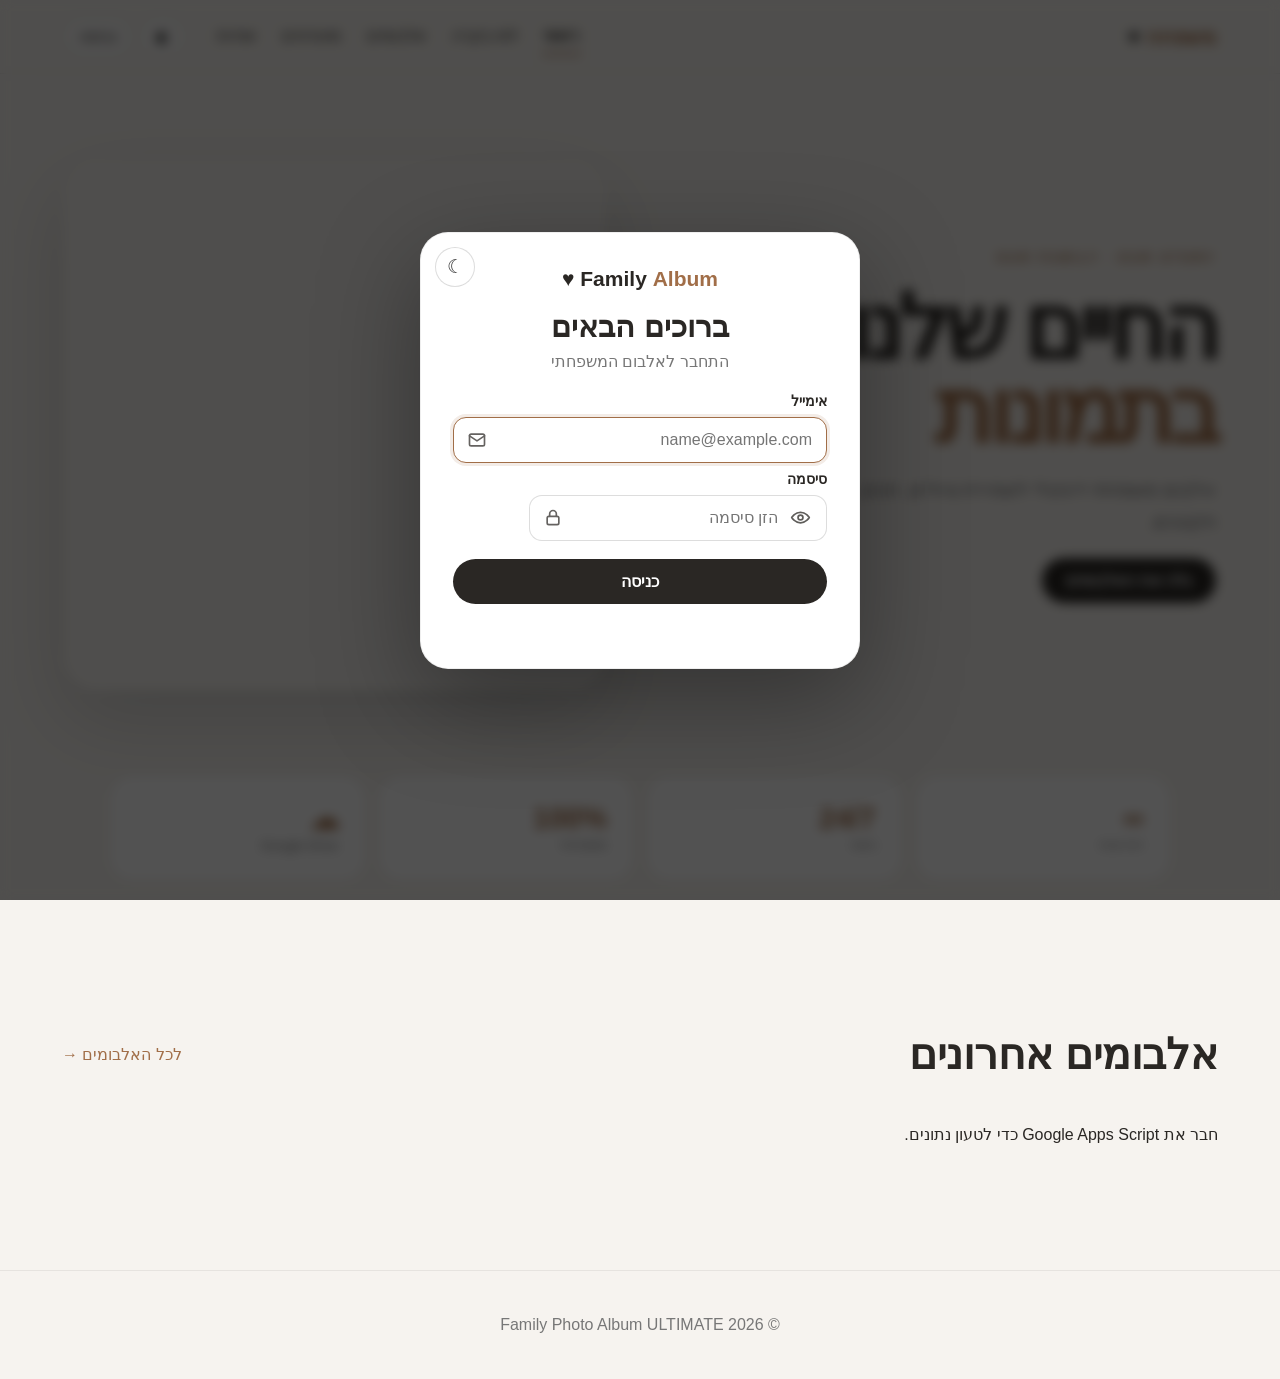
<file: index.html>
<!doctype html>
<html lang="he" dir="rtl">

<head>
    <meta charset="utf-8">
    <meta name="viewport" content="width=device-width,initial-scale=1">
    <title>Family Photo Album</title>
    <link rel="stylesheet" href="css/main.css">
    <script src="js/config.js"></script>
    <script src="js/utils.js"></script>
    <script src="js/theme.js"></script>
    <style id="password-toggle-eye-style">
        .password-field-wrap {
            position: relative;
            display: flex;
            align-items: center
        }

        .password-field-wrap input {
            width: 100%;
            padding-right: 48px !important
        }

        .password-toggle-eye {
            position: absolute;
            right: 10px;
            top: 50%;
            transform: translateY(-50%);
            width: 34px;
            height: 34px;
            border: 0;
            background: transparent;
            display: flex;
            align-items: center;
            justify-content: center;
            cursor: pointer;
            color: currentColor;
            opacity: .75;
            padding: 0;
            border-radius: 8px;
        }

        .password-toggle-eye:hover {
            opacity: 1;
            background: rgba(128, 128, 128, .12)
        }

        .password-toggle-eye svg {
            width: 21px;
            height: 21px;
            pointer-events: none
        }
    </style>

    <link rel="stylesheet" href="css/session-manager.css">
    <style id="login-field-icons">
        .login-input-wrap {
            position: relative;
            width: 100%;
            display: block
        }

        .login-input-wrap .login-input-icon {
            position: absolute;
            left: 14px;
            top: 50%;
            transform: translateY(-50%);
            width: 20px;
            height: 20px;
            opacity: .72;
            pointer-events: none;
            z-index: 3
        }

        .login-input-wrap input {
            padding-left: 48px !important
        }

        .login-input-wrap .password-field-wrap {
            width: 100%
        }

        .login-input-wrap .password-field-wrap .field-icon {
            display: none
        }
    </style>
</head>

<body>
    <header class="top"><a class="brand" href="index.html"><b>משפחה</b> ♥</a>
        <nav id="nav"></nav>
        <div class="actions"><button onclick="toggleTheme()">◐</button><a id="adminLink" class="pill" style="display:none" href="admin.html">ניהול</a><button class="pill login-open" type="button" onclick="openLoginModal()">כניסה</button></div>
    </header>
    <main>
        <section class="hero">
            <div><span class="eyebrow">OUR FAMILY · OUR STORY</span>
                <h1>החיים שלנו<br><em>בתמונות</em></h1>
                <p>אלבום משפחתי דיגיטלי לשמירת טיולים, חגים, אירועים והרגעים הקטנים.</p><a class="btn" href="albums.html">גלה את האלבומים</a>
            </div>
            <div class="hero-image"></div>
        </section>
        <section class="stats">
            <div><strong>∞</strong><small>זיכרונות</small></div>
            <div><strong>24/7</strong><small>גישה</small></div>
            <div><strong>100%</strong><small>משפחתי</small></div>
            <div><strong>☁</strong><small>Google Drive</small></div>
        </section>
        <section class="section">
            <div class="heading">
                <h2>אלבומים אחרונים</h2><a href="albums.html">לכל האלבומים →</a>
            </div>
            <div id="recentAlbums" class="cards"></div>
        </section>
    </main>

    <!-- Login Modal -->
    <div id="loginModal" class="login-modal" aria-hidden="true" role="dialog" aria-modal="true" aria-labelledby="loginModalTitle">
        <div class="login-backdrop" aria-hidden="true"></div>
        <div class="login-modal-card">
            <button class="login-close" id="loginModalClose" type="button" aria-label="סגירת חלון" title="סגירה זמינה רק לאחר התחברות" onclick="closeLoginModal()">×</button>
            <button class="login-theme-toggle" id="loginModalTheme" type="button" onclick="toggleLoginModalTheme()" aria-label="החלפת מצב תצוגה" title="החלף בין מצב בהיר לכהה">☾</button>
            <div class="login-modal-brand">Family <b>Album</b> ♥</div>
            <h2 id="loginModalTitle">ברוכים הבאים</h2>
            <p>התחבר לאלבום המשפחתי</p>
            <form id="modalLoginForm">
                <label for="modalEmail">אימייל</label>
                <div class="login-input-wrap"><svg class="login-input-icon" viewBox="0 0 24 24" fill="none" stroke="currentColor" stroke-width="2" stroke-linecap="round" stroke-linejoin="round" aria-hidden="true">
                        <rect x="3" y="5" width="18" height="14" rx="2" />
                        <path d="m3 7 9 6 9-6" />
                    </svg><input id="modalEmail" type="email" autocomplete="username" placeholder="name@example.com" required></div>
                <label for="modalPassword">סיסמה</label>
                <div class="password-field">
                    <div class="password-field-wrap">
                        <div class="login-input-wrap"><svg class="login-input-icon" viewBox="0 0 24 24" fill="none" stroke="currentColor" stroke-width="2" stroke-linecap="round" stroke-linejoin="round" aria-hidden="true">
                                <rect x="5" y="10" width="14" height="10" rx="2" />
                                <path d="M8 10V7a4 4 0 0 1 8 0v3" />
                            </svg><input id="modalPassword" type="password" autocomplete="current-password" placeholder="הזן סיסמה" required></div>
                        <button type="button" class="password-toggle-eye" aria-label="הצג סיסמה" title="הצג סיסמה" data-password-toggle="modalPassword">
                            <svg viewBox="0 0 24 24" fill="none" stroke="currentColor" stroke-width="2" stroke-linecap="round" stroke-linejoin="round" aria-hidden="true">
                                <path d="M2 12s3.5-6 10-6 10 6 10 6-3.5 6-10 6S2 12 2 12Z" />
                                <circle cx="12" cy="12" r="2.8" />
                            </svg>
                        </button>
                    </div>
                </div>
                <button id="modalLoginButton" class="btn login-submit" type="submit">כניסה</button>
            </form>
            <div id="modalLoginMsg" class="login-message" role="alert"></div>
            <!-- <a class="modal-full-login" href="login.html">פתיחת עמוד הכניסה המלא</a> -->
        </div>
    </div>
    <footer>© 2026 Family Photo Album ULTIMATE</footer>
    <script src="js/api.js"></script>
    <script src="js/layout.js"></script>
    <script>
        mountLayout("home");
        const recentAlbumsEl = document.getElementById("recentAlbums");
        (async function loadRecentAlbums() {
            if (!recentAlbumsEl) return;
            try {
                const r = await API.call("albums", {}, "GET");
                if (!r || r.ok === false) throw new Error((r && r.message) || "שגיאה בטעינת האלבומים");
                const albums = Array.isArray(r.data) ? r.data : [];
                recentAlbumsEl.innerHTML = albums.slice(0, 3).map(renderAlbumCard).join("") || "<p>אין אלבומים עדיין.</p>";
            } catch (e) {
                console.error("loadRecentAlbums:", e);
                recentAlbumsEl.innerHTML = "<p>חבר את Google Apps Script כדי לטעון נתונים.</p>";
            }
        })();

        function renderAlbumCard(a, i) {
            const id = encodeURIComponent((a && a.id) || "");
            const title = esc((a && a.title) || "אלבום ללא כותרת");
            const description = esc((a && a.description) || "אלבום משפחתי");
            const cover = a && a.coverUrl ? ` style="background-image:url('${esc(a.coverUrl)}')"` : "";
            return `<a class="card" href="album.html?id=${id}"><div class="cover c${i % 4}"${cover}></div><div class="card-body"><h3>${title}</h3><p>${description}</p></div></a>`;
        }
    </script>

    <script>
        function shouldAutoOpenLogin() {
            const p = new URLSearchParams(location.search);
            return p.get("autoLogin") === "1" || !getSession()?.user || !getSession()?.token;
        }

        function hasActiveSession() {
            try {
                const sm = window.SessionManager?.getSession?.();
                if (sm && sm.user && sm.token) return true;
            } catch (e) {}
            return false;
        }

        function openLoginModal() {
            const modal = document.getElementById("loginModal");
            if (!modal) return;
            const locked = !hasActiveSession();
            modal.classList.add("open");
            modal.setAttribute("aria-hidden", "false");
            modal.dataset.locked = locked ? "true" : "false";
            document.body.classList.add("modal-open");
            const close = document.getElementById("loginModalClose");
            if (close) {
                close.style.display = locked ? "none" : "flex";
                close.disabled = locked;
                close.setAttribute("aria-hidden", locked ? "true" : "false");
            }
            setTimeout(() => document.getElementById("modalEmail")?.focus(), 80);
        }

        function updateLoginModalThemeButton() {
            const btn = document.getElementById("loginModalTheme");
            if (!btn) return;
            const dark = document.documentElement.classList.contains("dark");
            btn.textContent = dark ? "☀" : "☾";
            btn.setAttribute("aria-label", dark ? "מעבר למצב בהיר" : "מעבר למצב כהה");
            btn.title = dark ? "עבור למצב בהיר" : "עבור למצב כהה";
        }

        function toggleLoginModalTheme() {
            toggleTheme();
            updateLoginModalThemeButton();
        }
        updateLoginModalThemeButton();

        function closeLoginModal() {
            const modal = document.getElementById("loginModal");
            if (!modal) return;
            // When there is no active Session, the login screen is mandatory.
            if (!hasActiveSession()) {
                openLoginModal();
                return;
            }
            modal.classList.remove("open");
            modal.setAttribute("aria-hidden", "true");
            modal.removeAttribute("data-locked");
            document.body.classList.remove("modal-open");
        }

        document.getElementById("modalLoginForm")?.addEventListener("submit", async e => {
            e.preventDefault();
            const email = document.getElementById("modalEmail").value.trim();
            const password = document.getElementById("modalPassword").value;
            const msg = document.getElementById("modalLoginMsg");
            const btn = document.getElementById("modalLoginButton");
            msg.textContent = "מתחבר...";
            msg.className = "login-message";
            btn.disabled = true;
            try {
                const r = await API.call("login", {
                    email,
                    password
                });
                if (!r?.ok) throw new Error(r?.message || "פרטי הכניסה אינם תקינים");
                /* SessionManager is the single source of truth. */
                try {
                    if (window.SessionManager?.start) SessionManager.start(r.data.user, r.data.token, false);
                } catch (e) {
                    console.warn("Session manager:", e);
                }
                msg.textContent = "הכניסה הצליחה";
                msg.classList.add("success");
                setTimeout(() => {
                    const ret = new URLSearchParams(location.search).get("return");
                    location.href = (ret && /^[a-zA-Z0-9_\-]+\.html(?:\?.*)?$/.test(ret)) ? ret : "dashboard.html";
                }, 250);
            } catch (err) {
                msg.textContent = err?.message || "אירעה שגיאה בעת ההתחברות";
                msg.classList.add("error");
            } finally {
                btn.disabled = false;
            }
        });
        if (shouldAutoOpenLogin()) setTimeout(openLoginModal, 120);

        document.addEventListener("keydown", e => {
            const modal = document.getElementById("loginModal");
            if (e.key === "Escape" && modal?.classList.contains("open")) {
                if (!hasActiveSession()) {
                    e.preventDefault();
                    e.stopPropagation();
                    return;
                }
                closeLoginModal();
            }
        });
    </script>
    <script id="password-toggle-eye-script">
        (function() {
            function eyeOpen() {
                return '<svg viewBox="0 0 24 24" fill="none" stroke="currentColor" stroke-width="2" stroke-linecap="round" stroke-linejoin="round" aria-hidden="true"><path d="M2 12s3.5-6 10-6 10 6 10 6-3.5 6-10 6S2 12 2 12Z"/><circle cx="12" cy="12" r="2.8"/></svg>';
            }

            function eyeClosed() {
                return '<svg viewBox="0 0 24 24" fill="none" stroke="currentColor" stroke-width="2" stroke-linecap="round" stroke-linejoin="round" aria-hidden="true"><path d="M3 3l18 18"/><path d="M10.6 6.2A10.7 10.7 0 0 1 12 6c6.5 0 10 6 10 6a17.4 17.4 0 0 1-3.1 3.8"/><path d="M6.2 6.8C3.6 8.6 2 12 2 12s3.5 6 10 6c1.4 0 2.7-.3 3.9-.8"/><path d="M9.9 9.9a3 3 0 0 0 4.2 4.2"/></svg>';
            }
            document.addEventListener('click', function(e) {
                const btn = e.target.closest('[data-password-toggle]');
                if (!btn) return;
                const id = btn.getAttribute('data-password-toggle');
                const input = document.getElementById(id);
                if (!input) return;
                const show = input.type === 'password';
                input.type = show ? 'text' : 'password';
                btn.innerHTML = show ? eyeClosed() : eyeOpen();
                btn.setAttribute('aria-label', show ? 'הסתר סיסמה' : 'הצג סיסמה');
                btn.setAttribute('title', show ? 'הסתר סיסמה' : 'הצג סיסמה');
            });
        })();
    </script>

    <script src="js/session-manager.js"></script>
</body>

</html>
</file>
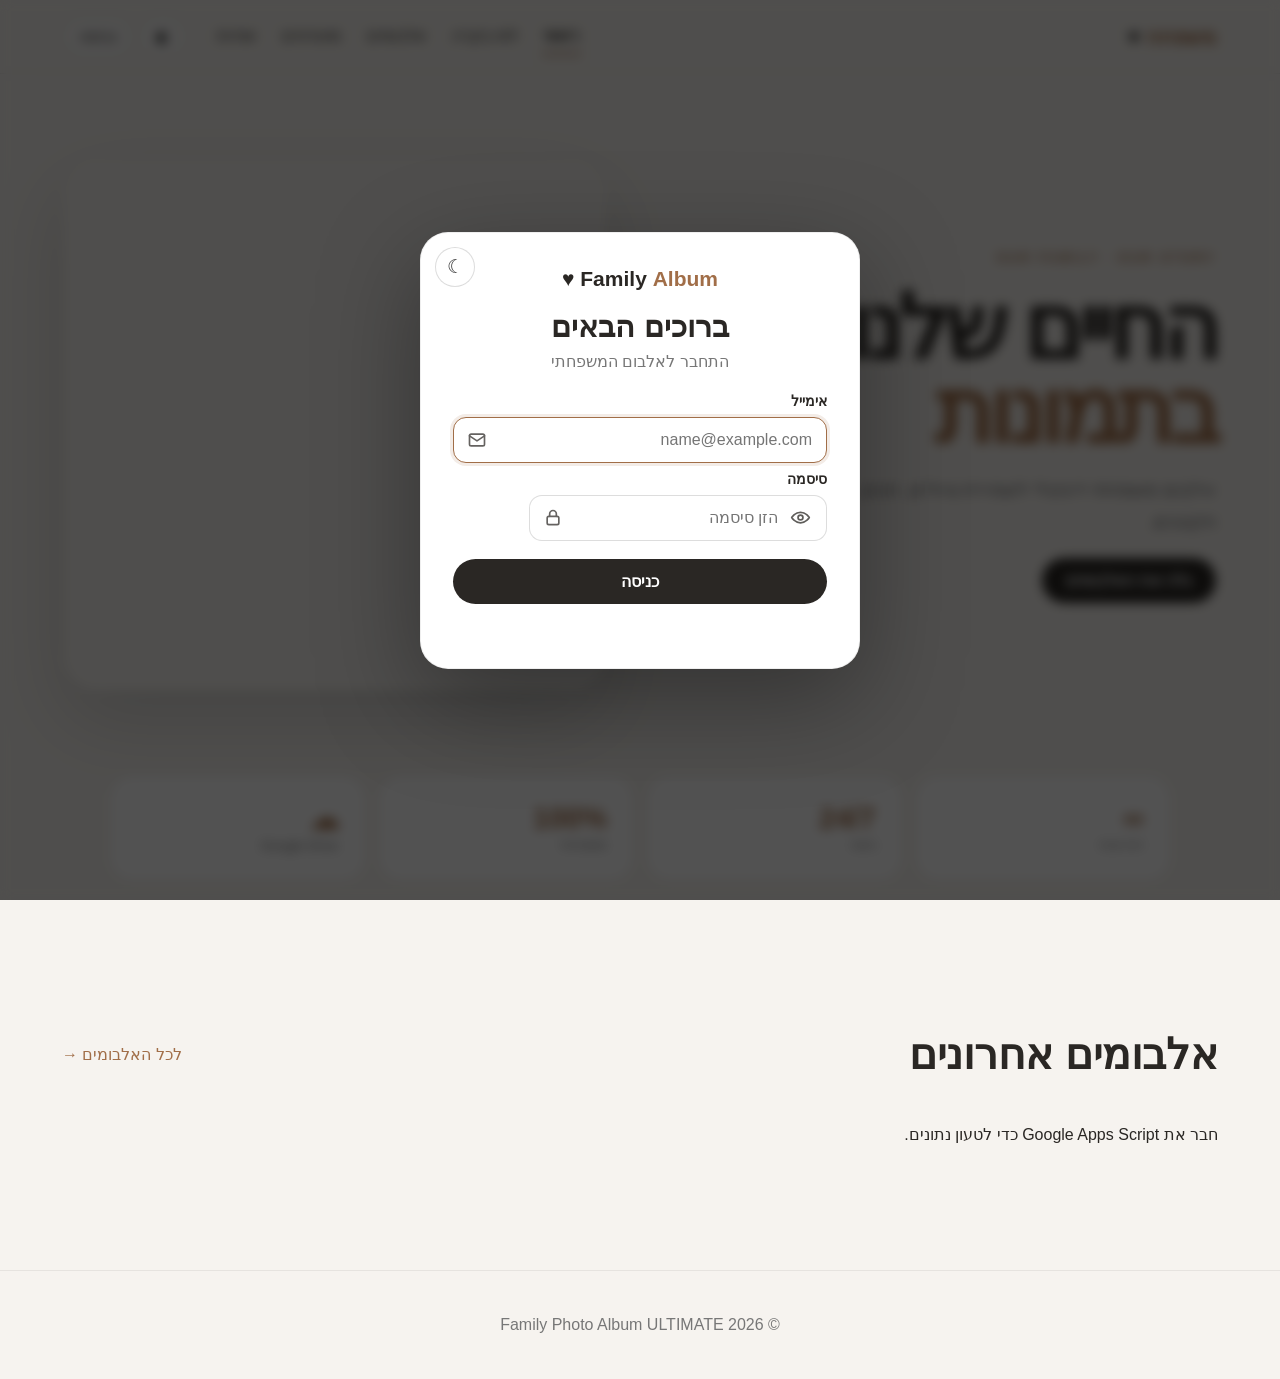
<file: about.html>
<!doctype html>
<html lang="he" dir="rtl">

<head>
    <meta charset="utf-8">
    <meta name="viewport" content="width=device-width,initial-scale=1">
    <title>אודות</title>
    <link rel="stylesheet" href="css/main.css">
    <script src="js/config.js"></script>
    <script src="js/utils.js"></script>
    <script src="js/theme.js"></script>
    <link rel="stylesheet" href="css/session-manager.css">
</head>

<body>
    <header class="top"><a class="brand" href="index.html"><b>משפחה</b> ♥</a>
        <nav id="nav"></nav><button onclick="toggleTheme()">◐</button>
    </header>
    <main>
        <section class="about-hero"><span class="eyebrow">OUR STORY</span>
            <h1>הסיפור המשפחתי<br><em>שלנו</em></h1>
            <p>מקום אחד שבו הרגעים הגדולים והקטנים של המשפחה נשמרים, מתעדים את הדרך שלנו ומחזירים אותנו בכל פעם מחדש לרגעים היפים.</p>
        </section>
        <section class="section story">
            <div class="about-image"></div>
            <div>
                <h2>יותר מאלבום תמונות</h2>
                <p>האלבום המשפחתי נולד מתוך רצון פשוט: לשמור את הרגעים שאסור לנו לשכוח.</p>
                <p>חגים, ימי הולדת, טיולים, מפגשים, אירועים ורגעים קטנים מהיום־יום — כולם הופכים לחלק מסיפור אחד גדול.</p>
                <p>עם השנים התמונות מצטברות, הילדים גדלים, המקומות משתנים, אבל הזיכרונות נשארים.</p>
                <blockquote>“תמונה אחת יכולה להחזיר אותנו לרגע שלם.”</blockquote>
            </div>
        </section>
        <section class="section privacy">
            <div class="lock">🔒</div>
           <h2>האלבום המשפחתי הוא פרטי</h2>
            <p>
              התמונות והתכנים מיועדים לבני המשפחה ולמוזמנים בלבד. הפרטיות של בני המשפחה חשובה לנו,
              ולכן הגישה לאלבום יכולה להיות מוגבלת למשתמשים מורשים בלבד.
            </p>
        </div>
        </section>
    </main>
    <footer>© 2026 אלבום תמונות משפחתי</footer>
    <script src="js/layout.js"></script>
    <script>
        mountLayout("about")
    </script>
    <script src="js/session-manager.js"></script>
</body>

</html>
</file>
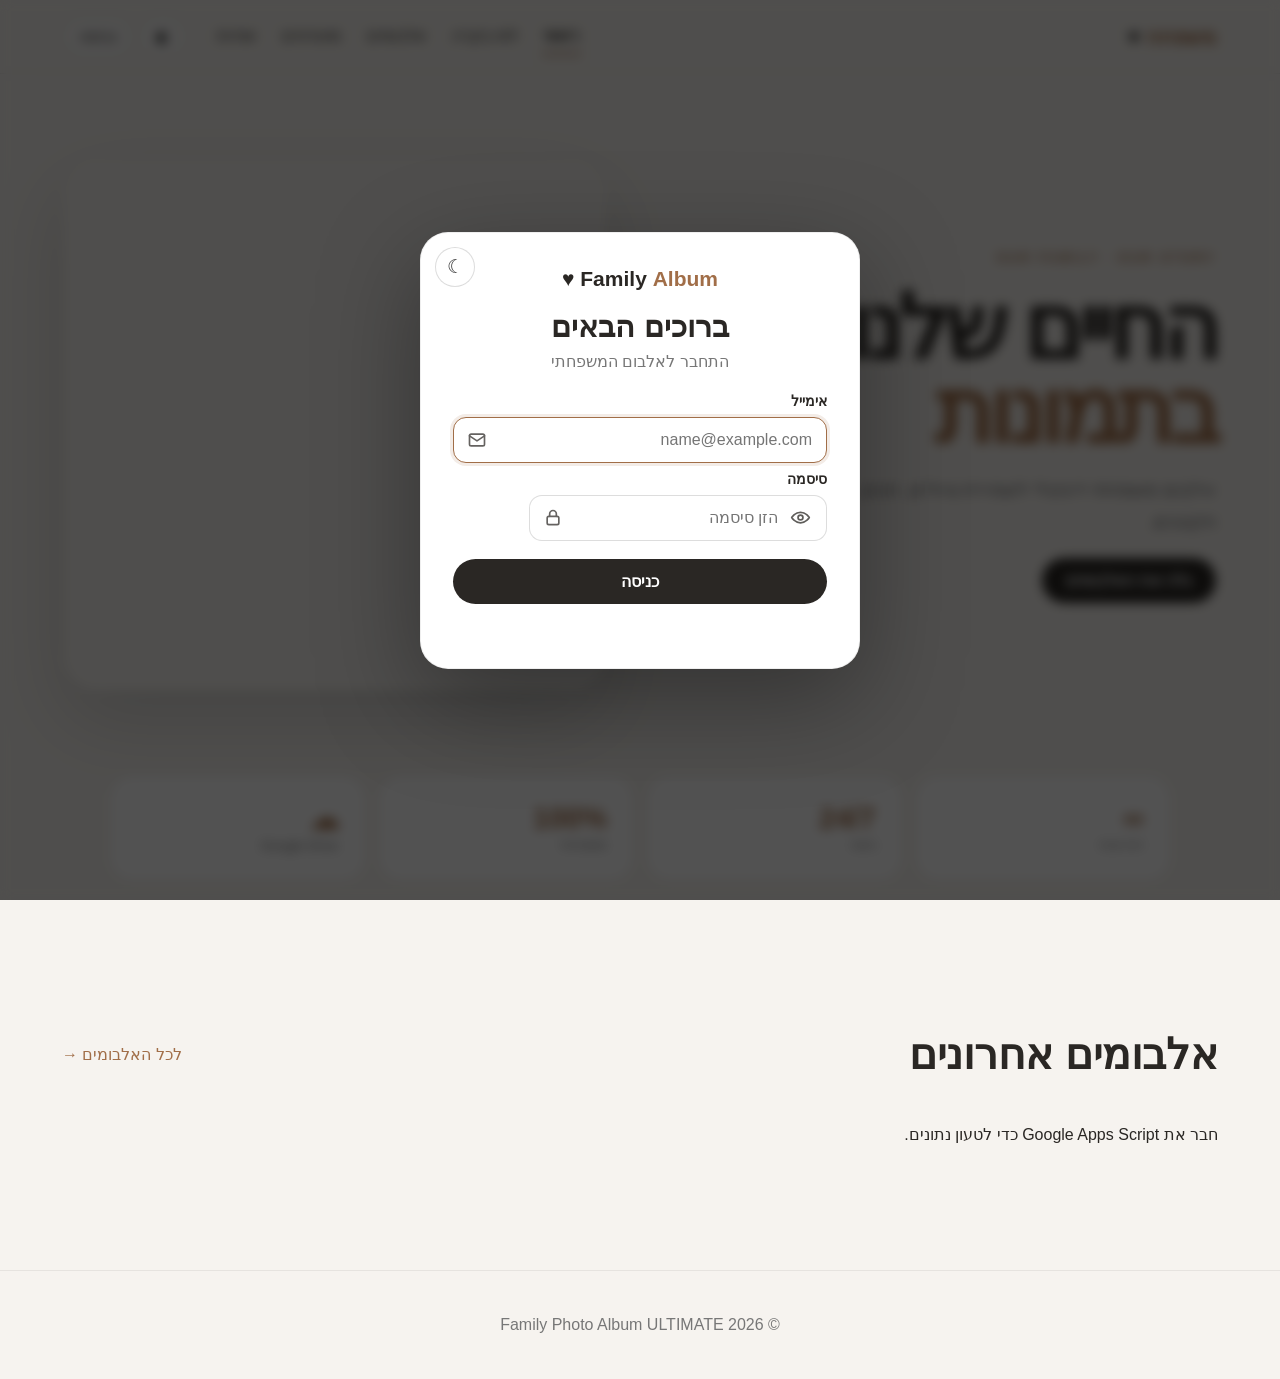
<file: admin.html>
<!doctype html>
<html lang="he" dir="rtl">

<head>
    <meta charset="utf-8">
    <meta name="viewport" content="width=device-width,initial-scale=1">
    <title>ניהול</title>
    <link rel="stylesheet" href="css/main.css">
    <script src="js/config.js"></script>
    <script src="js/utils.js"></script>
    <script src="js/session-manager.js"></script>
    <script src="js/theme.js"></script>
    <script>
        (function() {
            const s = getSession();
            if (!s || !s.user || !s.token) {
                const ret = location.pathname.split('/').pop() + location.search;
                location.replace("index.html?autoLogin=1&return=" + encodeURIComponent(ret));
            }
        })();
    </script>

    <style id="password-toggle-eye-style">
        .password-field-wrap {
            position: relative;
            display: flex;
            align-items: center
        }

        .password-field-wrap input {
            width: 100%;
            padding-right: 48px !important
        }

        .password-toggle-eye {
            position: absolute;
            right: 10px;
            top: 50%;
            transform: translateY(-50%);
            width: 34px;
            height: 34px;
            border: 0;
            background: transparent;
            display: flex;
            align-items: center;
            justify-content: center;
            cursor: pointer;
            color: currentColor;
            opacity: .75;
            padding: 0;
            border-radius: 8px;
        }

        .password-toggle-eye:hover {
            opacity: 1;
            background: rgba(128, 128, 128, .12)
        }

        .password-toggle-eye svg {
            width: 21px;
            height: 21px;
            pointer-events: none
        }
    </style>

    <link rel="stylesheet" href="css/session-manager.css">
</head>

<body>
    <header class="top"><a class="brand" href="index.html"><b>משפחה</b> ♥</a>
        <nav id="nav"></nav>
        <div class="actions"><button onclick="toggleTheme()">◐</button><button class="pill" onclick="logout()">יציאה</button></div>
    </header>
    <main class="section">
        <div class="heading">
            <div><span class="eyebrow">ADMIN</span>
                <h1>מרכז ניהול</h1>
                <p id="who"></p>
            </div>
        </div>
        <div class="admin-grid">
            <section class="panel">
                <h2>➕ אלבום</h2><input id="at" placeholder="שם אלבום"><textarea id="ad" placeholder="תיאור"></textarea><button class="btn" onclick="newAlbum()">צור</button>
                <p id="am"></p>
            </section>
            <section class="panel">
                <h2>📤 תמונות</h2><select id="as"></select><input id="files" type="file" accept="image/*" multiple>
                <p class="hint">בחר תמונות — ניתן להגדיר כותרת ותאריך בנפרד לכל תמונה:</p>
                <div id="photoMeta"></div><button class="btn" onclick="upload()">העלה</button>
                <p id="um"></p>
            </section>
            <section class="panel">
                <h2>👤 משתמש</h2><input id="un" placeholder="שם"><input id="ue" type="email" placeholder="אימייל">
                <div class="password-field-wrap"><input id="up" type="password" placeholder="סיסמה">
                    <button type="button" class="password-toggle-eye" aria-label="הצג סיסמה" title="הצג סיסמה" data-password-toggle="up">
                        <svg viewBox="0 0 24 24" fill="none" stroke="currentColor" stroke-width="2" stroke-linecap="round" stroke-linejoin="round" aria-hidden="true">
                            <path d="M2 12s3.5-6 10-6 10 6 10 6-3.5 6-10 6S2 12 2 12Z" />
                            <circle cx="12" cy="12" r="2.8" />
                        </svg>
                    </button>
                </div><select id="ur">
                    <option>FAMILY</option>
                    <option>GUEST</option>
                    <option>ADMIN</option>
                </select><button class="btn" onclick="newUser()">צור משתמש</button>
                <p id="msg"></p>
            </section>
            <section class="panel">
                <h2>📋 אלבומים</h2>
                <div id="manage"></div>
            </section>
            <section class="panel permissions-panel">
                <h2>🔐 ניהול הרשאות</h2>
                <p class="hint">בחר משתמש ואלבום והגדר מה מותר לו לבצע.</p><select id="permUser"></select><select id="permAlbum"></select><label class="perm-check"><input id="permView" type="checkbox"> צפייה באלבום</label><label class="perm-check"><input id="permUpload" type="checkbox"> העלאת תמונות</label><label class="perm-check"><input id="permDelete" type="checkbox"> עריכה ומחיקת תמונות</label><button class="btn" onclick="savePerms()">שמור הרשאות</button>
                <p id="permMsg"></p>
            </section>
        </div>
    </main>
    <script src="js/api.js"></script>
    <script src="js/layout.js"></script>
    <script>
        const S = requireLogin("ADMIN");
        if (S) {
            mountLayout("");
            who.textContent = "מחובר: " + S.user.name;
            loadAdmin();
            loadPermissions()
        }
        async function loadAdmin() {
            let r = await API.call("albums", {
                token: S.token
            }, "POST");
            if (r.ok) {
                as.innerHTML = r.data.map(a => `<option value="${a.id}">${esc(a.title)}</option>`).join("");
                manage.innerHTML = r.data.map(a => `<div class="manage-row"><b>${esc(a.title)}</b><button onclick="editAlbum('${a.id}','${esc(a.title).replace(/'/g,"&#39;")}')">עריכה</button><button onclick="delAlbum('${a.id}')">מחיקה</button></div>`).join("")
            }
        }
        async function newAlbum() {
            let r = await API.call("createAlbum", {
                token: S.token,
                title: at.value,
                description: ad.value
            });
            am.textContent = r.ok ? "✓ נוצר" : "✕ " + r.message;
            if (r.ok) loadAdmin()
        }
        async function newUser() {
            let r = await API.call("createUser", {
                token: S.token,
                name: un.value,
                email: ue.value,
                password: up.value,
                role: ur.value
            });
            msg.textContent = r.ok ? "✓ נוצר" : "✕ " + r.message
        }
        async function editAlbum(id, title) {
            let n = prompt("שם חדש", title);
            if (!n) return;
            let r = await API.call("updateAlbum", {
                token: S.token,
                id,
                title: n
            });
            toast(r.ok ? "עודכן" : "שגיאה", "info");
            loadAdmin()
        }
        async function delAlbum(id) {
            if (!confirm("למחוק את האלבום?")) return;
            let r = await API.call("deleteAlbum", {
                token: S.token,
                id
            });
            toast(r.ok ? "נמחק" : "שגיאה", "info");
            loadAdmin()
        }
        files.onchange = () => {
            photoMeta.innerHTML = "";
            [...files.files].forEach((f, idx) => {
                const row = document.createElement("div");
                row.className = "photo-meta-row";
                row.innerHTML = `<div class="meta-file">🖼️ ${esc(f.name)}</div><input class="meta-title" data-i="${idx}" placeholder="כותרת לתמונה"><input class="meta-date" data-i="${idx}" type="number" min="1800" max="2200" step="1" placeholder="שנה (למשל 1985)" title="שנת התמונה בלבד"><input class="meta-caption" data-i="${idx}" placeholder="תיאור / כיתוב (אופציונלי)">`;
                photoMeta.appendChild(row)
            })
        };
        async function upload() {
            if (!as.value || !files.files.length) {
                um.textContent = "בחר אלבום ותמונות";
                return
            }
            um.textContent = "מעלה...";
            const selected = [...files.files];
            for (let idx = 0; idx < selected.length; idx++) {
                const f = selected[idx];
                const b = await new Promise((ok, no) => {
                    let fr = new FileReader();
                    fr.onload = () => ok(fr.result.split(",")[1]);
                    fr.onerror = no;
                    fr.readAsDataURL(f)
                });
                const titleInput = document.querySelector(`.meta-title[data-i="${idx}"]`),
                    dateInput = document.querySelector(`.meta-date[data-i="${idx}"]`),
                    captionInput = document.querySelector(`.meta-caption[data-i="${idx}"]`);
                let r = await API.call("uploadPhoto", {
                    token: S.token,
                    albumId: as.value,
                    fileName: f.name,
                    mimeType: f.type,
                    base64: b,
                    photoTitle: titleInput?.value.trim() || "",
                    photoDate: dateInput?.value || "",
                    caption: captionInput?.value.trim() || ""
                });
                if (!r.ok) {
                    um.textContent = r.message;
                    return
                }
            }
            um.textContent = "✓ כל התמונות הועלו בהצלחה";
            files.value = "";
            photoMeta.innerHTML = ""
        }
        let permUsers = [],
            permAlbums = [];
        async function loadPermissions() {
            const [u, a] = await Promise.all([API.call("listUsers", {
                token: S.token
            }), API.call("albums", {
                token: S.token
            })]);
            if (u.ok) {
                permUsers = u.data || [];
                permUser.innerHTML = permUsers.map(x => `<option value="${esc(x.id)}">${esc(x.name)} — ${esc(x.email)} (${esc(x.role)})</option>`).join("")
            }
            if (a.ok) {
                permAlbums = a.data || [];
                permAlbum.innerHTML = permAlbums.map(x => `<option value="${esc(x.id)}">${esc(x.title)}</option>`).join("")
            }
            await loadPermValues()
        }
        async function loadPermValues() {
            if (!permUser.value || !permAlbum.value) return;
            const r = await API.call("getPermissions", {
                token: S.token,
                userId: permUser.value,
                albumId: permAlbum.value
            });
            if (!r.ok) {
                permMsg.textContent = "✕ " + r.message;
                return
            }
            permView.checked = !!r.data.canView;
            permUpload.checked = !!r.data.canUpload;
            permDelete.checked = !!r.data.canDelete;
            permMsg.textContent = ""
        }
        async function savePerms() {
            const r = await API.call("savePermissions", {
                token: S.token,
                userId: permUser.value,
                albumId: permAlbum.value,
                canView: permView.checked,
                canUpload: permUpload.checked,
                canDelete: permDelete.checked
            });
            permMsg.textContent = r.ok ? "✓ ההרשאות נשמרו" : "✕ " + r.message;
            if (r.ok) toast("ההרשאות עודכנו", "info")
        }
        permUser?.addEventListener("change", loadPermValues);
        permAlbum?.addEventListener("change", loadPermValues);
    </script>
    <script id="password-toggle-eye-script">
        (function() {
            function eyeOpen() {
                return '<svg viewBox="0 0 24 24" fill="none" stroke="currentColor" stroke-width="2" stroke-linecap="round" stroke-linejoin="round" aria-hidden="true"><path d="M2 12s3.5-6 10-6 10 6 10 6-3.5 6-10 6S2 12 2 12Z"/><circle cx="12" cy="12" r="2.8"/></svg>';
            }

            function eyeClosed() {
                return '<svg viewBox="0 0 24 24" fill="none" stroke="currentColor" stroke-width="2" stroke-linecap="round" stroke-linejoin="round" aria-hidden="true"><path d="M3 3l18 18"/><path d="M10.6 6.2A10.7 10.7 0 0 1 12 6c6.5 0 10 6 10 6a17.4 17.4 0 0 1-3.1 3.8"/><path d="M6.2 6.8C3.6 8.6 2 12 2 12s3.5 6 10 6c1.4 0 2.7-.3 3.9-.8"/><path d="M9.9 9.9a3 3 0 0 0 4.2 4.2"/></svg>';
            }
            document.addEventListener('click', function(e) {
                const btn = e.target.closest('[data-password-toggle]');
                if (!btn) return;
                const id = btn.getAttribute('data-password-toggle');
                const input = document.getElementById(id);
                if (!input) return;
                const show = input.type === 'password';
                input.type = show ? 'text' : 'password';
                btn.innerHTML = show ? eyeClosed() : eyeOpen();
                btn.setAttribute('aria-label', show ? 'הסתר סיסמה' : 'הצג סיסמה');
                btn.setAttribute('title', show ? 'הסתר סיסמה' : 'הצג סיסמה');
            });
        })();
    </script>

</body>

</html>
</file>
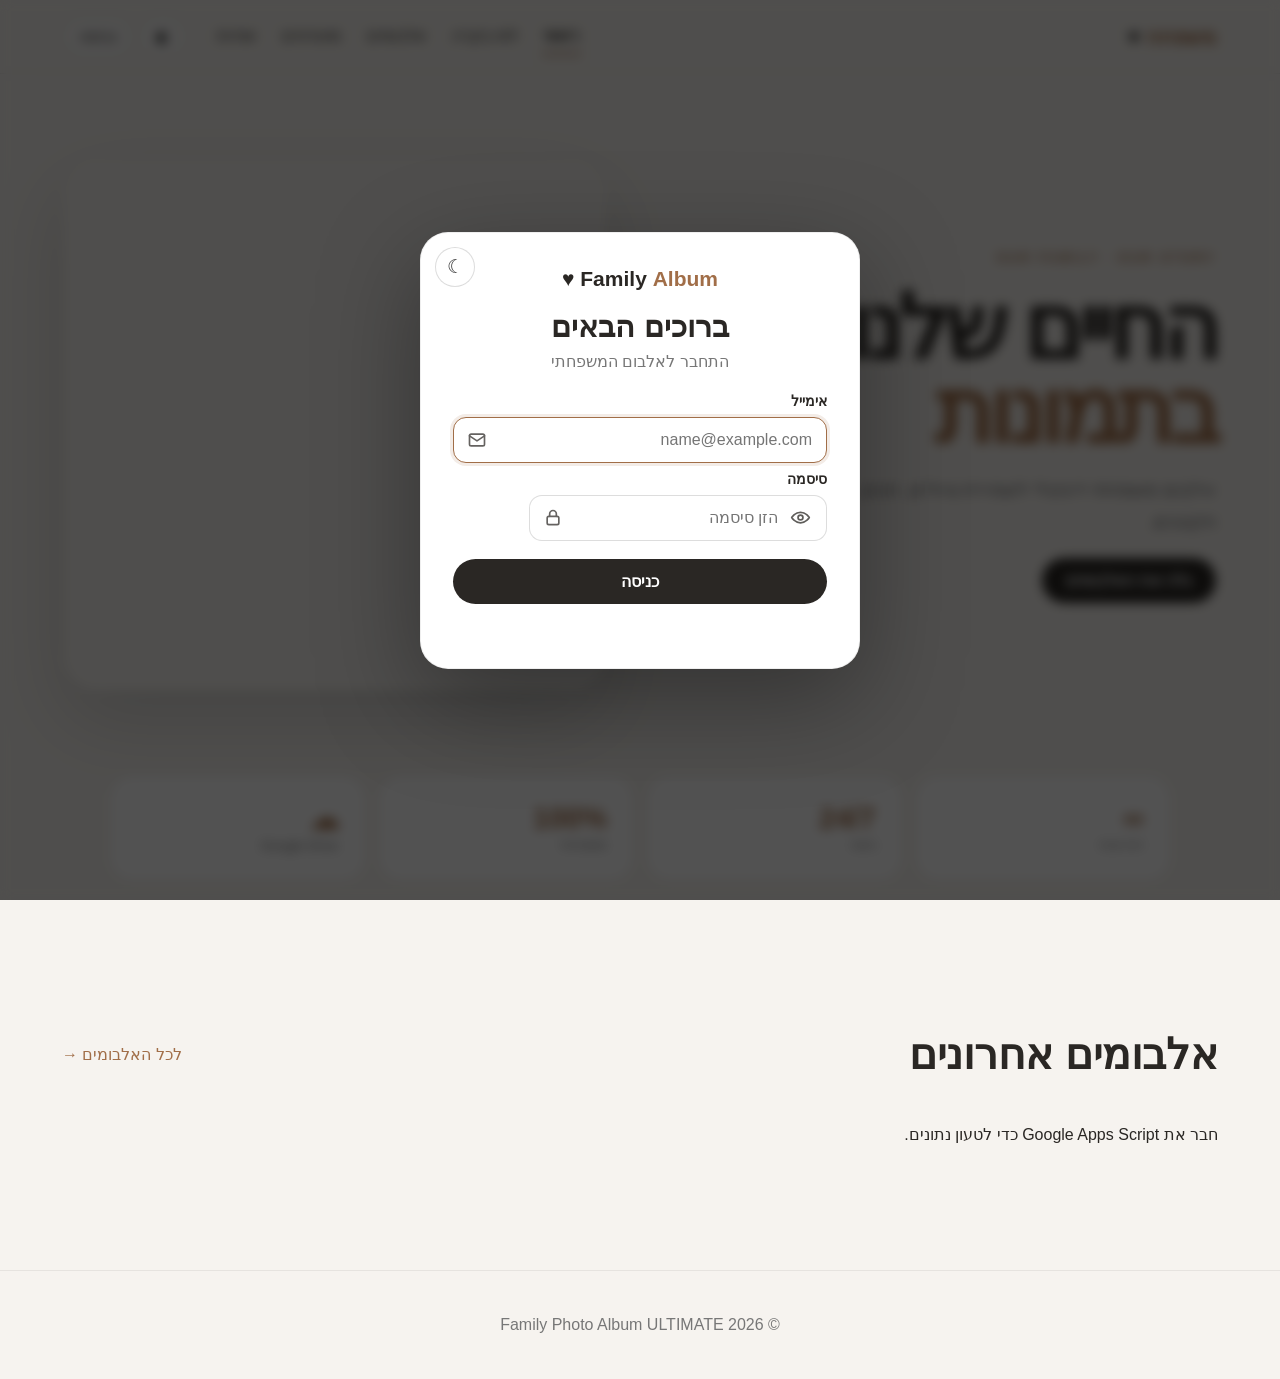
<file: album.html>
<!doctype html>
<html lang="he" dir="rtl">

<head>
    <meta charset="utf-8">
    <meta name="viewport" content="width=device-width,initial-scale=1">
    <title>אלבום</title>
    <link rel="stylesheet" href="css/main.css">
    <link rel="stylesheet" href="css/session-manager.css">
    <script src="js/config.js"></script>
    <script src="js/utils.js"></script>
    <script src="js/session-manager.js"></script>
    <script src="js/theme.js"></script>
    <script>
        (function() {
            const s = getSession();
            if (!s || !s.user || !s.token) {
                const ret = (location.pathname.split('/').pop() || 'album.html') + location.search;
                location.replace('index.html?autoLogin=1&loginRequired=1&return=' + encodeURIComponent(ret));
            }
        })();
    </script>
    <style>
        .mobile-search-toggle {
            display: none;
            border: 1px solid var(--line, #ddd);
            background: var(--card, #fff);
            color: inherit;
            border-radius: 12px;
            padding: 10px 15px;
            font-weight: 700;
            cursor: pointer;
            margin: 0 0 12px;
        }

       .dark .mobile-search-toggle {
            background: var(--card-dark, #222);
            border-color: var(--line-dark, #444);
        }

        @media(max-width:600px) {
            .mobile-search-toggle {
                display: block;
                width: 100%
            }

            .photo-tools.mobile-search-hidden {
                display: none
            }
        }
    </style>
</head>

<body>
    <header class="top"><a class="brand" href="index.html"><b>משפחה</b> ♥</a>
        <nav id="nav"></nav>
        <div class="actions"><button type="button" onclick="toggleTheme()">◐</button></div>
    </header>
    <main class="section">
        <div class="heading">
            <div><span class="eyebrow">ALBUM</span>
                <h1 id="title">טוען...</h1>
                <p id="description"></p>
            </div><button id="start" class="btn" type="button">◀ מצגת</button>
        </div><button id="toggleSearch" class="mobile-search-toggle" type="button" aria-expanded="false" aria-controls="photoTools">🔎 הצג חיפוש</button>
        <div id="photoTools" class="photo-tools mobile-search-hidden"><input id="searchTitle" type="search" placeholder="🔎 חיפוש לפי כותרת..." aria-label="חיפוש לפי כותרת"><input id="searchAlbum" type="search" placeholder="📁 חיפוש לפי שם אלבום..." aria-label="חיפוש לפי שם אלבום"><input id="searchYear" type="number" min="1800" max="2200" placeholder="שנה" aria-label="חיפוש לפי שנה"><select id="sortYear" aria-label="מיון לפי שנה">
                <option value="newest">חדשים → ישנים</option>
                <option value="oldest">ישנים → חדשים</option>
            </select><button id="clearFilters" class="pill" type="button">נקה</button><span id="photoCount" class="hint"></span></div>
        <div id="gallery" class="gallery"></div>
    </main>
    <div id="viewer" class="viewer" aria-hidden="true"><button id="x" type="button" aria-label="סגור">×</button><button id="r" type="button" aria-label="הבא"><</button><img id="big" alt=""><button id="l" type="button" aria-label="הקודם">></button>
        <div id="caption"></div>
    </div>
    <script src="js/api.js"></script>
    <script src="js/layout.js"></script>
    <script>
        'use strict';
        mountLayout('albums');
        const params = new URLSearchParams(location.search);
        const id = String(params.get('id') || '').trim();
        let session = getSession();
        let photos = [],
            filteredPhotos = [],
            i = 0,
            slideTimer = null;
        const titleEl = document.getElementById('title'),
            descriptionEl = document.getElementById('description'),
            gallery = document.getElementById('gallery'),
            viewer = document.getElementById('viewer'),
            big = document.getElementById('big'),
            caption = document.getElementById('caption'),
            searchTitle = document.getElementById('searchTitle'),
            searchAlbum = document.getElementById('searchAlbum'),
            searchYear = document.getElementById('searchYear'),
            sortYear = document.getElementById('sortYear'),
            photoCount = document.getElementById('photoCount');

        function photoYear(v) {
            const m = String(v || '').match(/(?:^|[^0-9])((?:19|20|21)[0-9]{2})(?:[^0-9]|$)/);
            return m ? m[1] : '';
        }

        function photoTitle(p) {
            return String(p?.photoTitle || p?.caption || p?.fileName || 'ללא כותרת').trim();
        }

        function albumTitle(p) {
            return String(p?.albumTitle || '').trim();
        }

        function photoCaption(p) {
            const a = albumTitle(p),
                y = photoYear(p?.photoDate);
            return `${a||'ללא אלבום'}${y?' • '+y:''}`;
        }
        async function init() {
            session = getSession();
            if (!session) {
                return;
            }
            if (!id) {
                titleEl.textContent = 'אלבום לא נמצא';
                descriptionEl.textContent = 'קישור האלבום אינו תקין.';
                gallery.innerHTML = '<p>לא נבחר אלבום. חזור לרשימת האלבומים ונסה שוב.</p>';
                return;
            }
            gallery.innerHTML = '<p>טוען תמונות...</p>';
            try {
                const token = session.token;
                const ar = await API.call('album', {
                    id,
                    token
                }, 'POST');
                if (!ar.ok) throw new Error(ar.message || 'לא ניתן לטעון את האלבום');
                const album = ar.data || {};
                titleEl.textContent = album.title || 'אלבום';
                descriptionEl.textContent = album.description || '';
                const r = await API.call('photos', {
                    albumId: id,
                    token
                }, 'POST');
                if (!r.ok) throw new Error(r.message || 'לא ניתן לטעון את התמונות');
                photos = Array.isArray(r.data) ? r.data : [];
                applyFilters();
            } catch (e) {
                console.error(e);
                gallery.innerHTML = `<div class="load-error"><strong>לא ניתן לטעון את התמונות</strong><p>${esc(e?.message||'שגיאה לא ידועה')}</p><button class="pill" type="button" onclick="init()">↻ נסה שוב</button></div>`;
                photoCount.textContent = '';
            }
        }

        function applyFilters() {
            const q = searchTitle.value.trim().toLowerCase(),
                a = searchAlbum.value.trim().toLowerCase(),
                y = searchYear.value.trim();
            filteredPhotos = photos.filter(p => (!q || photoTitle(p).toLowerCase().includes(q)) && (!a || albumTitle(p).toLowerCase().includes(a)) && (!y || photoYear(p.photoDate) === y));
            filteredPhotos.sort((a, b) => {
                const ya = Number(photoYear(a.photoDate)) || 0,
                    yb = Number(photoYear(b.photoDate)) || 0;
                return sortYear.value === 'oldest' ? ya - yb : yb - ya;
            });
            renderGallery();
        }

        function renderGallery() {
            photoCount.textContent = `${filteredPhotos.length} מתוך ${photos.length} תמונות`;
            gallery.innerHTML = filteredPhotos.map((p, n) => {
                const title = esc(photoTitle(p)),
                    cap = photoCaption(p),
                    url = esc(p.imageUrl || '');
                return `<figure class="photo-card"><div class="photo-wrap"><img src="${url}" loading="lazy" referrerpolicy="no-referrer" alt="${title}" onerror="this.closest('figure').classList.add('img-error');this.alt='לא ניתן להציג את התמונה';" onclick="openPhoto(${n})"><button class="favorite-btn ${p.isFavorite?'active':''}" type="button" aria-label="${p.isFavorite?'הסר ממועדפים':'הוסף למועדפים'}" onclick="event.preventDefault();event.stopPropagation();toggleFav(${n})">${p.isFavorite?'♥':'♡'}</button>${p.canDelete?`<button class="delete-photo-btn" type="button" aria-label="מחיקת תמונה" onclick="event.preventDefault();event.stopPropagation();deletePhoto(${n})">🗑️</button>`:''}</div><figcaption><strong>${title}</strong>${cap?`<small>📁 ${esc(cap)}</small>`:''}</figcaption></figure>`;
            }).join('') || '<p>לא נמצאו תמונות התואמות לחיפוש.</p>';
        }

        function openPhoto(n) {
            if (!filteredPhotos.length) return;
            i = n;
            const p = filteredPhotos[i];
            big.src = p.imageUrl || '';
            big.alt = photoTitle(p);
            caption.innerHTML = `<strong>${esc(photoTitle(p))}</strong><small>📁 ${esc(photoCaption(p))}</small>`;
            viewer.classList.add('open');
            viewer.setAttribute('aria-hidden', 'false');
        }
        async function toggleFav(n) {
            const p = filteredPhotos[n],
                s = getSession();
            if (!s) {
                location.replace('index.html?autoLogin=1&loginRequired=1');
                return;
            }
            try {
                const r = await API.call('toggleFavorite', {
                    token: s.token,
                    photoId: p.id
                });
                if (!r.ok) throw new Error(r.message || 'שגיאה');
                p.isFavorite = !!r.data?.favorite;
                const original = photos.find(x => String(x.id) === String(p.id));
                if (original) original.isFavorite = p.isFavorite;
                renderGallery();
            } catch (e) {
                toast(e.message || 'לא ניתן לעדכן מועדפים', 'error');
            }
        }
        async function deletePhoto(n) {
            const p = filteredPhotos[n];
            if (!p?.canDelete) return;
            if (!confirm('למחוק את התמונה? התמונה תוסר מהאלבום וגם מהמועדפים.')) return;
            const s = getSession();
            if (!s) return;
            try {
                const r = await API.call('deletePhoto', {
                    token: s.token,
                    id: p.id
                });
                if (!r.ok) throw new Error(r.message || 'שגיאה');
                photos = photos.filter(x => String(x.id) !== String(p.id));
                filteredPhotos = filteredPhotos.filter(x => String(x.id) !== String(p.id));
                renderGallery();
                toast('התמונה נמחקה', 'info');
            } catch (e) {
                toast(e.message || 'לא ניתן למחוק את התמונה', 'error');
            }
        }

        function move(n) {
            if (!filteredPhotos.length) return;
            i = (i + n + filteredPhotos.length) % filteredPhotos.length;
            openPhoto(i);
        }

        function closeViewer() {
            viewer.classList.remove('open');
            viewer.setAttribute('aria-hidden', 'true');
            if (slideTimer) {
                clearInterval(slideTimer);
                slideTimer = null;
            }
        }
        const toggleSearch = document.getElementById('toggleSearch'),
            photoTools = document.getElementById('photoTools');

        function setSearchVisible(visible) {
            photoTools.classList.toggle('mobile-search-hidden', !visible);
            toggleSearch.setAttribute('aria-expanded', String(visible));
            toggleSearch.textContent = visible ? '🔎 הסתר חיפוש' : '🔎 הצג חיפוש';
        }
        toggleSearch.onclick = () => setSearchVisible(photoTools.classList.contains('mobile-search-hidden'));
        document.getElementById('x').onclick = closeViewer;
        document.getElementById('r').onclick = () => move(1);
        document.getElementById('l').onclick = () => move(-1);
        document.addEventListener('keydown', e => {
            if (!viewer.classList.contains('open')) return;
            if (e.key === 'Escape') closeViewer();
            else if (e.key === 'ArrowRight') move(1);
            else if (e.key === 'ArrowLeft') move(-1);
        });
        document.getElementById('start').onclick = () => {
            if (!filteredPhotos.length) return;
            openPhoto(0);
            if (slideTimer) clearInterval(slideTimer);
            slideTimer = setInterval(() => {
                if (!viewer.classList.contains('open')) {
                    clearInterval(slideTimer);
                    slideTimer = null;
                } else move(1);
            }, 2800);
        };
        [searchTitle, searchAlbum, searchYear].forEach(el => el.addEventListener('input', applyFilters));
        sortYear.addEventListener('change', applyFilters);
        document.getElementById('clearFilters').onclick = () => {
            searchTitle.value = '';
            searchAlbum.value = '';
            searchYear.value = '';
            sortYear.value = 'newest';
            applyFilters();
        };
        init();
    </script>
</body>

</html>
</file>
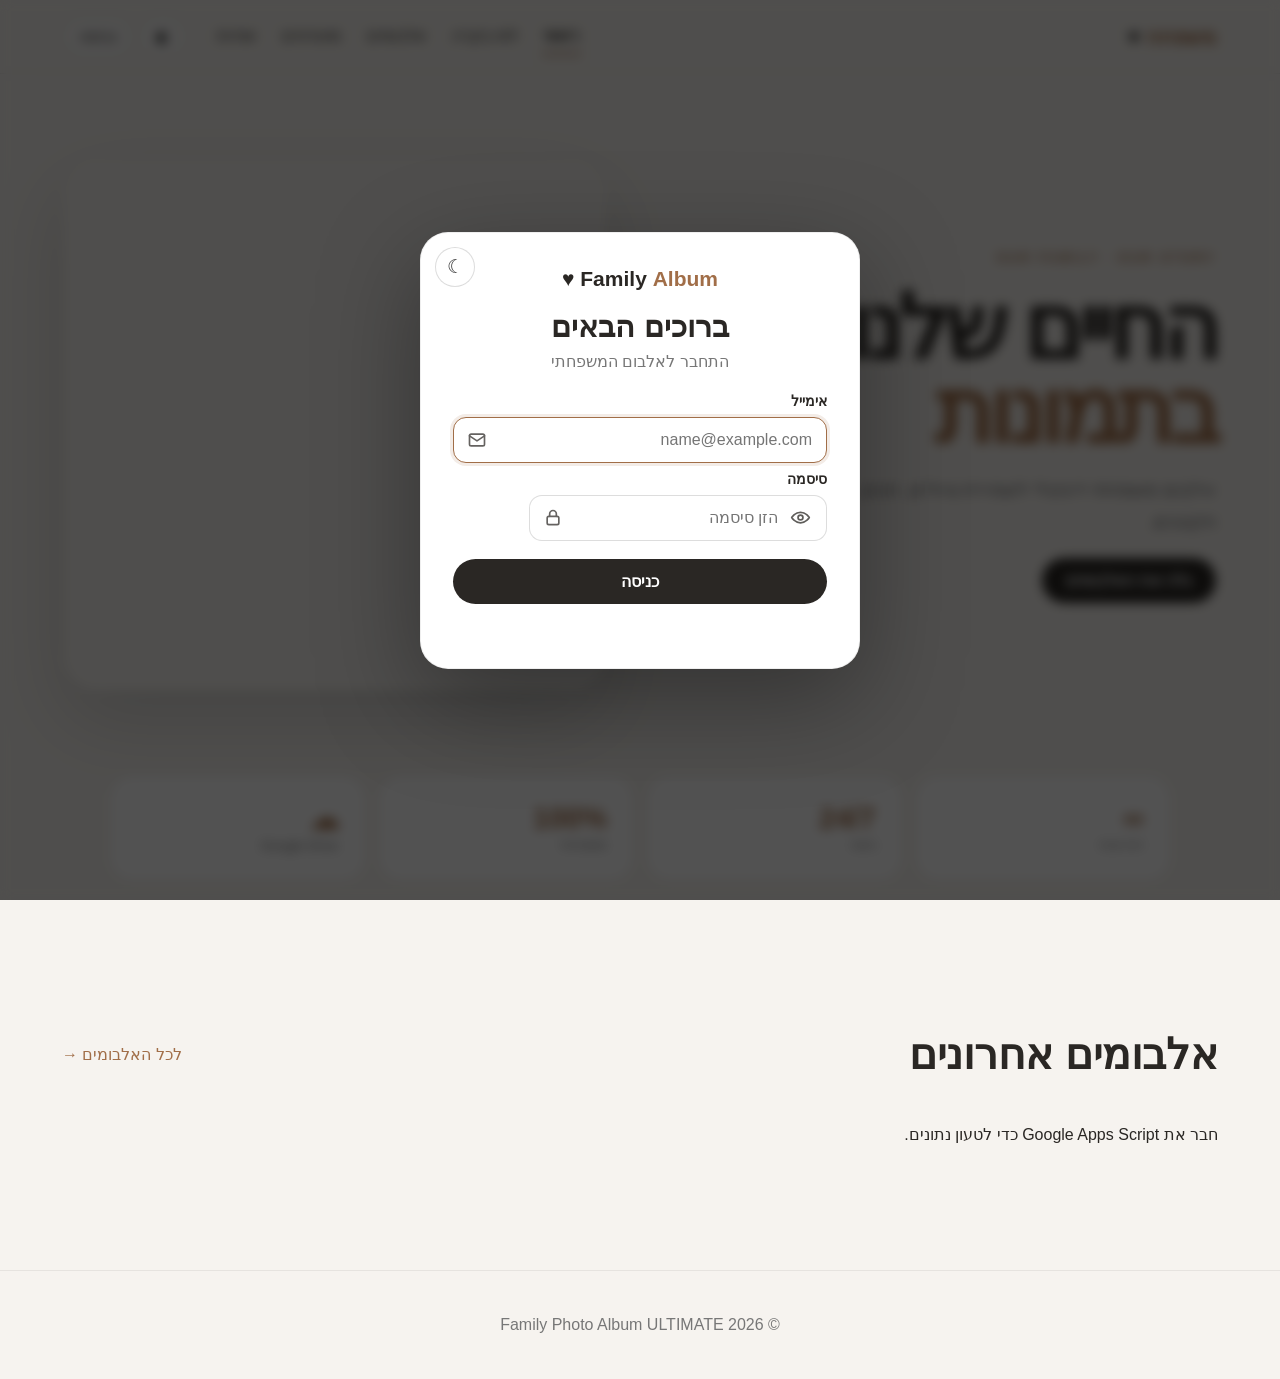
<file: albums.html>
<!doctype html>
<html lang="he" dir="rtl">

<head>
    <meta charset="utf-8">
    <meta name="viewport" content="width=device-width,initial-scale=1">
    <title>אלבומים</title>
    <link rel="stylesheet" href="css/main.css">
    <script src="js/config.js"></script>
    <script src="js/utils.js"></script>
    <script src="js/session-manager.js"></script>
    <script src="js/theme.js"></script>
    <script>
        (function() {
            const s = getSession();
            if (!s || !s.user || !s.token) {
                const ret = location.pathname.split('/').pop() + location.search;
                location.replace("index.html?autoLogin=1&return=" + encodeURIComponent(ret));
            }
        })();
    </script>
    <link rel="stylesheet" href="css/session-manager.css">
</head>

<body>
    <header class="top"><a class="brand" href="index.html"><b>משפחה</b> ♥</a>
        <nav id="nav"></nav>
        <div class="actions"><button onclick="toggleTheme()">◐</button><a class="pill" href="login.html">כניסה</a></div>
    </header>
    <main class="section">
        <div class="heading">
            <div><span class="eyebrow">MEMORIES</span>
                <h1>האלבומים שלנו</h1>
                <p class="hint">כולל גם אלבום "כל האלבומים" עם כל התמונות המותרות לצפייה</p>
            </div><input id="search" class="search" placeholder="🔎 חיפוש אלבום">
        </div>
        <div id="grid" class="cards"></div>
    </main>
    <script src="js/api.js"></script>
    <script src="js/layout.js"></script>
    <script>
        mountLayout("albums");
        let all = [];
        const session = getSession();
        async function load() {
            try {
                let r = await API.call("albums", {
                    token: session?.token || ""
                }, "GET");
                if (!r.ok) throw Error(r.message);
                all = r.data || [];
                render()
            } catch (e) {
                grid.innerHTML = "<p>" + esc(e.message) + "</p>"
            }
        }

        function render() {
            let q = search.value.trim().toLowerCase();
            grid.innerHTML = all.filter(a => (a.title + " " + (a.description || "")).toLowerCase().includes(q)).map((a, i) => `<a class="card" href="album.html?id=${encodeURIComponent(a.id)}"><div class="cover c${i%4}" style="${a.coverUrl?`background-image:url('${esc(a.coverUrl)}')`:""}" role="img" aria-label="${esc(a.title)}"></div><div class="card-body"><h3>${esc(a.title)}</h3><p>${esc(a.description||"")}</p></div></a>`).join("") || "<p>לא נמצאו אלבומים.</p>"
        }
        search.oninput = render;
        load();
    </script>
</body>

</html>
</file>
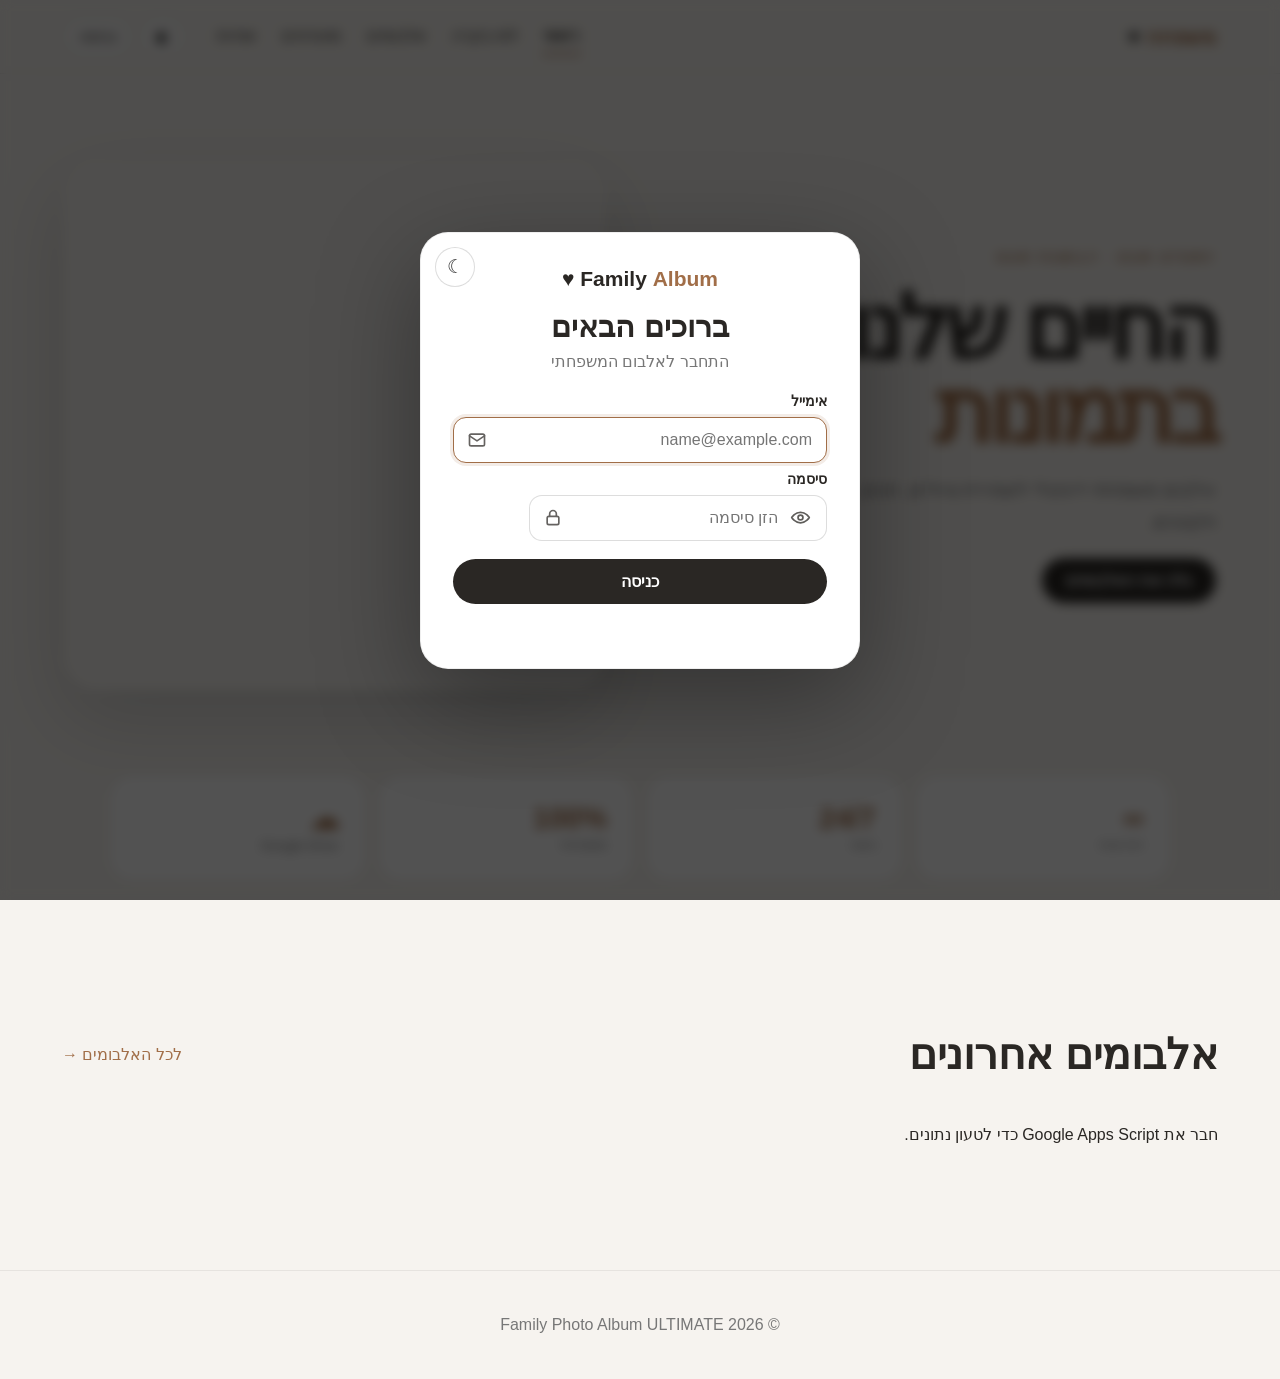
<file: dashboard.html>
<!doctype html>
<html lang="he" dir="rtl">

<head>
    <meta charset="utf-8">
    <meta name="viewport" content="width=device-width,initial-scale=1">
    <title>לוח בקרה</title>
    <link rel="stylesheet" href="css/main.css">
    <script src="js/config.js"></script>
    <script src="js/utils.js"></script>
    <script src="js/session-manager.js"></script>
    <script src="js/theme.js"></script>
    <script>
        (function() {
            const s = getSession();
            if (!s || !s.user || !s.token) {
                const ret = location.pathname.split('/').pop() + location.search;
                location.replace("index.html?autoLogin=1&return=" + encodeURIComponent(ret));
            }
        })();
    </script>
    <link rel="stylesheet" href="css/session-manager.css">
</head>

<body>
    <header class="top"><a class="brand" href="index.html"><b>משפחה</b> ♥</a>
        <nav id="nav"></nav>
        <div class="actions"><span id="userName"></span><button onclick="toggleTheme()">◐</button><button class="pill" onclick="logout()">יציאה</button></div>
    </header>
    <main class="section">
        <div class="heading">
            <div><span class="eyebrow">DASHBOARD</span>
                <h1>שלום, <span id="hello"></span> 👋</h1>
                <p>כאן מתחילים את המסע בזיכרונות שלכם.</p>
            </div>
        </div>
        <div class="dashboard-grid">
            <a class="metric metric-link" href="albums.html" aria-label="פתיחת אלבומים">
                <span>📚</span><strong id="albumCount">—</strong><small>אלבומים</small><b class="metric-action">פתח אלבומים ←</b>
            </a>
            <a class="metric metric-link" href="album.html?id=__ALL__" data-direct="photos" aria-label="פתיחת כל התמונות">
                <span>🖼️</span><strong id="photoCount">—</strong><small>תמונות</small><b class="metric-action">פתח תמונות ←</b>
            </a>
            <a class="metric metric-link" href="favorites.html" aria-label="פתיחת מועדפים">
                <span>♥</span><strong id="favCount">—</strong><small>מועדפים</small><b class="metric-action">פתח מועדפים ←</b>
            </a>
            <a class="metric metric-link" href="trash.html" id="trashCard" aria-label="פתיחת סל המחזור" style="display:none">
                <span>🗑️</span><strong>♻</strong><small>סל מחזור</small><b class="metric-action">פתח סל מחזור ←</b>
            </a>
            <a class="metric metric-link" href="admin.html" id="adminCard" aria-label="פתיחת מרכז הניהול" style="display:none">
                <span>⚙️</span><strong>ניהול</strong><small>ניהול</small><b class="metric-action">פתח ניהול ←</b>
            </a>
        </div>

        <div class="panel">
            <div class="panel-heading-row">
                <div>
                    <h2>האלבומים שלך</h2>
                    <p class="hint">לחץ על אלבום כדי לפתוח אותו ישירות.</p>
                </div><a class="pill" href="albums.html">כל האלבומים ←</a>
            </div>
            <div id="albums" class="cards dashboard-albums"></div>
        </div>
    </main>
    <script src="js/api.js"></script>
    <script src="js/layout.js"></script>
    <script>
        (function() {
            const s = getSession();

            // If there is no logged-in user, show the login screen automatically.
            if (!s || !s.user || !s.token) {
                location.replace("login.html?auto=1&return=dashboard.html");
                return;
            }

            mountLayout("dashboard");
            // Direct dashboard navigation: albums, all photos, and favorites.
            document.querySelectorAll("[data-direct]").forEach(el => {
                el.addEventListener("click", () => {
                    const target = el.getAttribute("href");
                    if (target) window.location.assign(target);
                });
            });
            const name = s.user.name || s.user.email || "משתמש";
            document.getElementById("hello").textContent = name;
            document.getElementById("userName").textContent = name;

            // Admin-only dashboard shortcuts. Trash and Administration are intentionally
            // shown only to ADMIN users, matching the permissions used by layout.js.
            const isAdmin = String(s.user.role || "").toUpperCase() === "ADMIN";
            if (isAdmin) {
                ["trashCard", "adminCard", "trashAction", "adminAction"].forEach(id => {
                    const el = document.getElementById(id);
                    if (el) el.style.display = "flex";
                });
            }

            (async function() {
                try {
                    const r = await API.call("dashboard", {
                        token: s.token
                    });
                    if (r && r.ok) {
                        document.getElementById("albumCount").textContent = r.data.albums ?? 0;
                        document.getElementById("photoCount").textContent = r.data.photos ?? 0;
                        document.getElementById("favCount").textContent = r.data.favorites ?? 0;
                    }

                    // Load a clickable album preview directly into the dashboard.
                    const ar = await API.call("albums", {
                        token: s.token
                    }, "GET");
                    if (ar && ar.ok) {
                        const list = Array.isArray(ar.data) ? ar.data : [];
                        document.getElementById("albums").innerHTML = list.slice(0, 6).map((a, i) => `
          <a class="card dashboard-album-card" href="album.html?id=${encodeURIComponent(a.id)}">
            <div class="cover c${i%4}" style="${a.coverUrl ? `background-image:url('${esc(a.coverUrl)}')` : ""}" role="img" aria-label="${esc(a.title||"אלבום")}"></div>
            <div class="card-body"><h3>${esc(a.title||"אלבום")}</h3><p>${esc(a.description||"פתיחת האלבום")}</p></div>
          </a>`).join("") || "<p>לא נמצאו אלבומים.</p>";
                    }
                } catch (e) {
                    console.error("dashboard:", e);
                }
            })();
        })();
    </script>
</body>

</html>
</file>
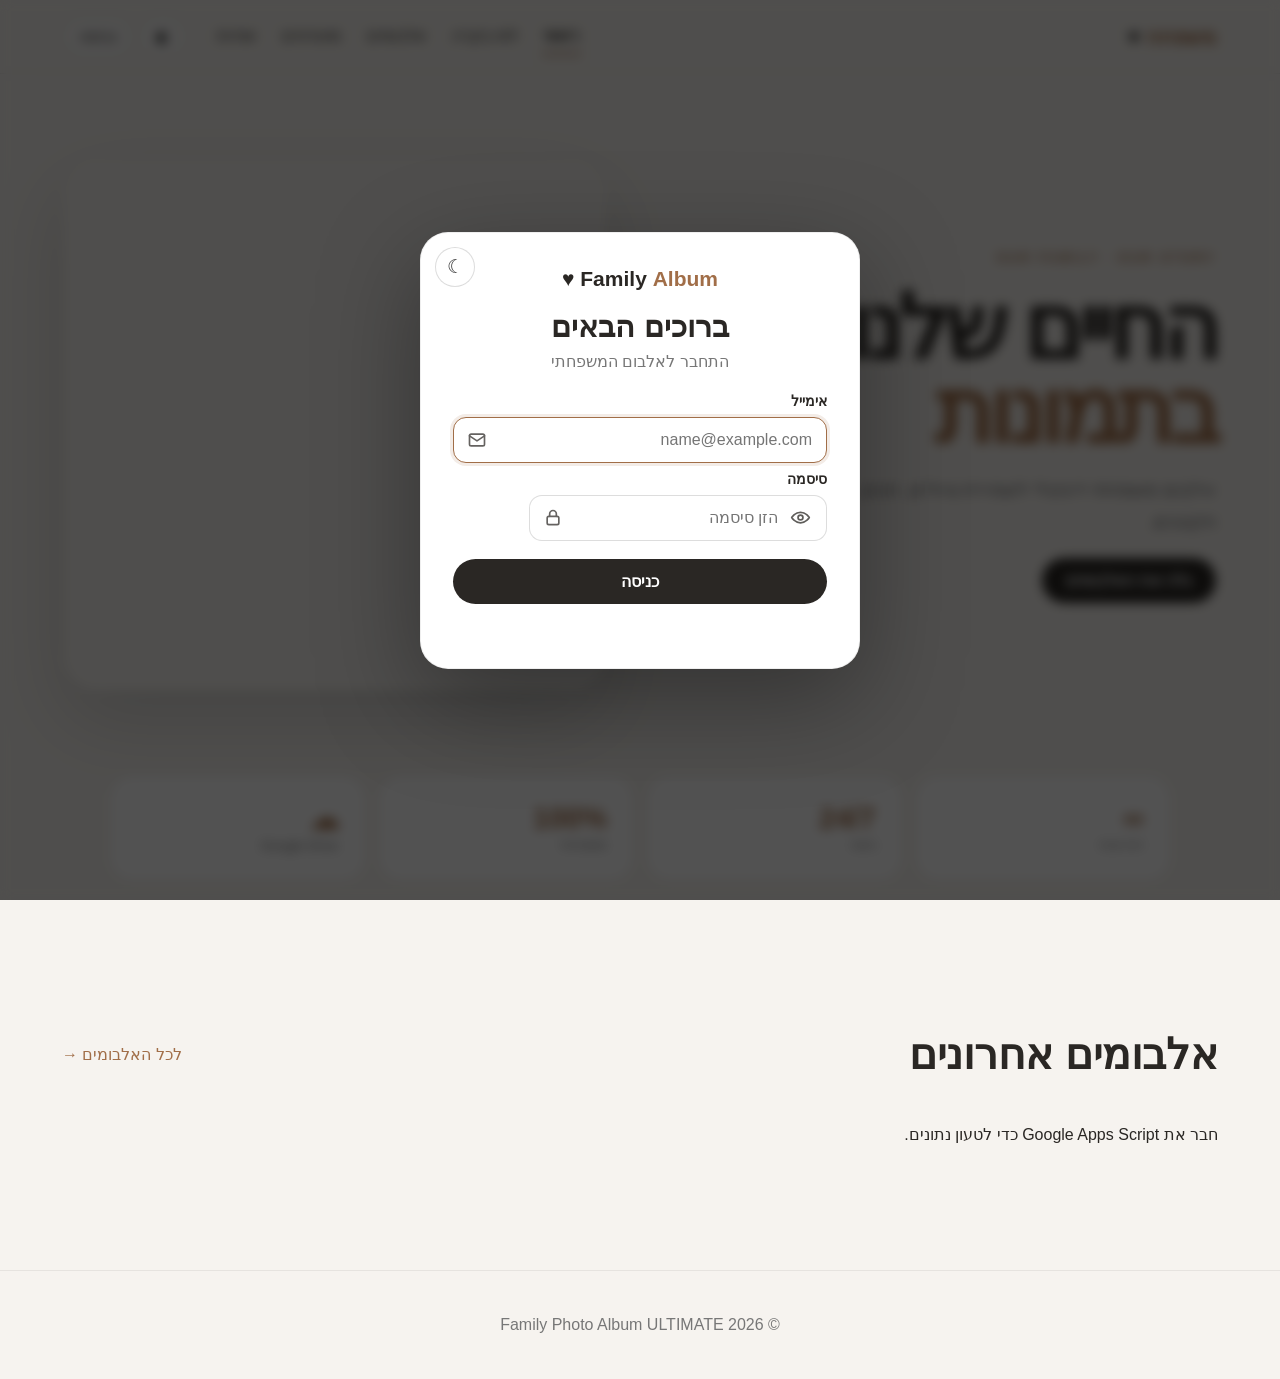
<file: favorites.html>
<!doctype html>
<html lang="he" dir="rtl">

<head>
    <meta charset="utf-8">
    <meta name="viewport" content="width=device-width,initial-scale=1">
    <title>מועדפים</title>
    <link rel="stylesheet" href="css/main.css">
    <script src="js/config.js"></script>
    <script src="js/utils.js"></script>
    <script src="js/session-manager.js"></script>
    <script src="js/theme.js"></script>
    <script>
        (function() {
            const s = getSession();
            if (!s || !s.user || !s.token) {
                const ret = location.pathname.split('/').pop() + location.search;
                location.replace("index.html?autoLogin=1&return=" + encodeURIComponent(ret));
            }
        })();
    </script>
    <link rel="stylesheet" href="css/session-manager.css">
</head>

<body>
    <header class="top"><a class="brand" href="index.html"><b>משפחה</b> ♥</a>
        <nav id="nav"></nav>
        <div class="actions"><button onclick="toggleTheme()">◐</button><button class="pill" onclick="logout()">יציאה</button></div>
    </header>
    <main class="section">
        <div class="heading">
            <div><span class="eyebrow">MY PHOTOS</span>
                <h1>♥ המועדפים שלי</h1>
                <p>כאן ניתן להסיר תמונות מהמועדפים בלי למחוק אותן מהאלבום.</p>
            </div>
        </div>
        <div id="grid" class="gallery"></div>
    </main>
    <script src="js/api.js"></script>
    <script src="js/layout.js"></script>
    <script>
        const s = requireLogin();
        if (s) {
            mountLayout('favorites');
            loadFavorites();
        }
        async function loadFavorites() {
            const r = await API.call('favorites', {
                token: s.token
            }, 'GET');
            if (!r.ok) {
                grid.innerHTML = '<p>' + esc(r.message) + '</p>';
                return
            }
            grid.innerHTML = (r.data || []).map((p, n) => `<figure class="photo-card"><div class="photo-wrap"><img src="${esc(p.imageUrl)}" loading="lazy" referrerpolicy="no-referrer" alt="${esc(p.photoTitle||'ללא כותרת')}"><button class="favorite-btn active" title="הסר מהמועדפים" aria-label="הסר מהמועדפים" onclick="event.preventDefault();event.stopPropagation();removeFavorite('${esc(p.id)}',this)">♥</button></div><figcaption><strong>${esc(p.photoTitle||'ללא כותרת')}</strong>${(p.albumTitle||p.photoDate)?`<small>📁 ${esc(p.albumTitle||'ללא אלבום')}${p.photoDate?' • '+esc(String(p.photoDate).match(/(?:19|20|21)\d{2}/)?.[0]||p.photoDate):''}</small>`:''}</figcaption></figure>`).join('') || '<p>אין מועדפים עדיין.</p>'
        }
        async function removeFavorite(photoId, btn) {
            const r = await API.call('toggleFavorite', {
                token: s.token,
                photoId
            });
            if (!r.ok) {
                toast(r.message, 'error');
                return
            }
            if (r.data && r.data.favorite === false) {
                const fig = btn.closest('figure');
                fig?.remove();
                if (!grid.querySelector('figure')) grid.innerHTML = '<p>אין מועדפים עדיין.</p>';
                toast('התמונה הוסרה מהמועדפים', 'info');
            }
        }
    </script>
</body>

</html>
</file>
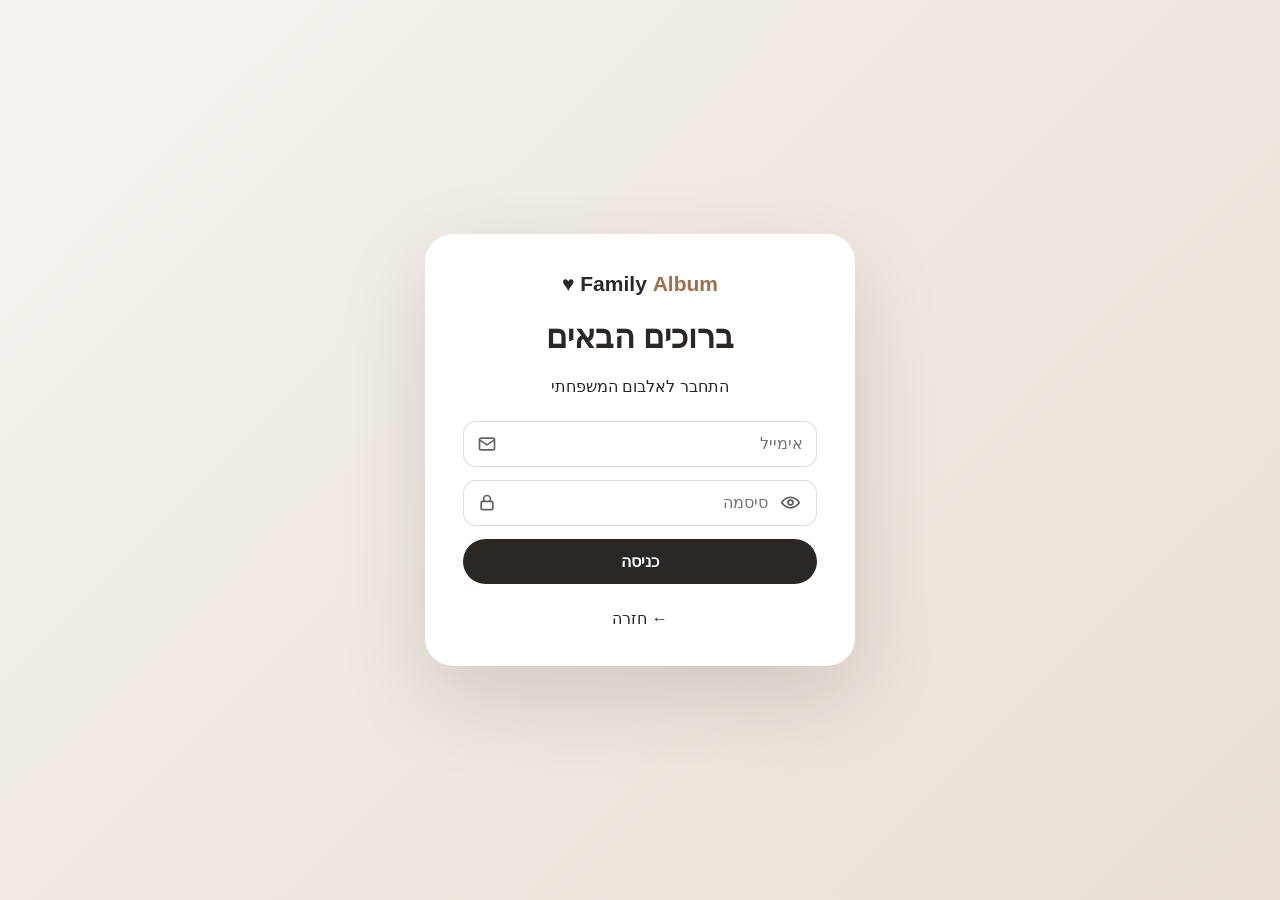
<file: login.html>
<!doctype html><html lang="he" dir="rtl"><head><meta charset="utf-8"><meta name="viewport" content="width=device-width,initial-scale=1"><title>כניסה</title><link rel="stylesheet" href="css/main.css"><script src="js/config.js"></script><script src="js/utils.js"></script>
<style id="password-toggle-eye-style">
.password-field-wrap{position:relative;display:flex;align-items:center}
.password-field-wrap input{width:100%;padding-right:48px!important}
.password-toggle-eye{
  position:absolute;right:10px;top:50%;transform:translateY(-50%);
  width:34px;height:34px;border:0;background:transparent;
  display:flex;align-items:center;justify-content:center;
  cursor:pointer;color:currentColor;opacity:.75;
  padding:0;border-radius:8px;
}
.password-toggle-eye:hover{opacity:1;background:rgba(128,128,128,.12)}
.password-toggle-eye svg{width:21px;height:21px;pointer-events:none}
</style>


<style id="advanced-login-ui">
.login-field{position:relative}
.login-field .field-icon{position:absolute;left:14px;top:50%;transform:translateY(-50%);width:20px;height:20px;opacity:.72;pointer-events:none}
.login-field input{padding-left:46px!important}
.password-field-wrap .field-icon{position:absolute;left:14px;top:50%;transform:translateY(-50%);width:20px;height:20px;opacity:.72;pointer-events:none;z-index:2}
.password-field-wrap input{padding-left:46px!important}
.login-advanced-title{text-align:center;font-weight:700;margin-bottom:6px}
.login-advanced-subtitle{text-align:center;opacity:.72;margin-bottom:20px}
</style>
<link rel="stylesheet" href="css/session-manager.css"></head><body class="auth-page"><div class="auth-card"><div class="brand">Family <b>Album</b> ♥</div><h1>ברוכים הבאים</h1><p>התחבר לאלבום המשפחתי</p><form id="form"><div class="login-field"><svg class="field-icon" viewBox="0 0 24 24" fill="none" stroke="currentColor" stroke-width="2" stroke-linecap="round" stroke-linejoin="round" aria-hidden="true"><rect x="3" y="5" width="18" height="14" rx="2"/><path d="m3 7 9 6 9-6"/></svg><input id="email" type="email" placeholder="אימייל" required></div><div class="password-field-wrap"><svg class="field-icon" viewBox="0 0 24 24" fill="none" stroke="currentColor" stroke-width="2" stroke-linecap="round" stroke-linejoin="round" aria-hidden="true"><rect x="5" y="10" width="14" height="10" rx="2"/><path d="M8 10V7a4 4 0 0 1 8 0v3"/></svg><input id="password" type="password" placeholder="סיסמה" required>
<button type="button" class="password-toggle-eye" aria-label="הצג סיסמה" title="הצג סיסמה" data-password-toggle="password">
<svg viewBox="0 0 24 24" fill="none" stroke="currentColor" stroke-width="2" stroke-linecap="round" stroke-linejoin="round" aria-hidden="true">
<path d="M2 12s3.5-6 10-6 10 6 10 6-3.5 6-10 6S2 12 2 12Z"/>
<circle cx="12" cy="12" r="2.8"/>
</svg>
</button></div><button class="btn">כניסה</button></form><div id="msg"></div><a href="index.html">← חזרה</a></div><script src="js/api.js"></script><script>form.onsubmit=async e=>{e.preventDefault();msg.textContent="מתחבר...";try{let r=await API.call("login",{email:email.value,password:password.value});if(!r.ok)throw Error(r.message);if(window.SessionManager?.start){ SessionManager.start(r.data.user, r.data.token, false); }location.href=(new URLSearchParams(location.search).get("return") || "dashboard.html")}catch(x){msg.textContent=x.message}}</script>
<script id="password-toggle-eye-script">
(function(){
  function eyeOpen(){
    return '<svg viewBox="0 0 24 24" fill="none" stroke="currentColor" stroke-width="2" stroke-linecap="round" stroke-linejoin="round" aria-hidden="true"><path d="M2 12s3.5-6 10-6 10 6 10 6-3.5 6-10 6S2 12 2 12Z"/><circle cx="12" cy="12" r="2.8"/></svg>';
  }
  function eyeClosed(){
    return '<svg viewBox="0 0 24 24" fill="none" stroke="currentColor" stroke-width="2" stroke-linecap="round" stroke-linejoin="round" aria-hidden="true"><path d="M3 3l18 18"/><path d="M10.6 6.2A10.7 10.7 0 0 1 12 6c6.5 0 10 6 10 6a17.4 17.4 0 0 1-3.1 3.8"/><path d="M6.2 6.8C3.6 8.6 2 12 2 12s3.5 6 10 6c1.4 0 2.7-.3 3.9-.8"/><path d="M9.9 9.9a3 3 0 0 0 4.2 4.2"/></svg>';
  }
  document.addEventListener('click', function(e){
    const btn=e.target.closest('[data-password-toggle]');
    if(!btn) return;
    const id=btn.getAttribute('data-password-toggle');
    const input=document.getElementById(id);
    if(!input) return;
    const show=input.type==='password';
    input.type=show?'text':'password';
    btn.innerHTML=show?eyeClosed():eyeOpen();
    btn.setAttribute('aria-label', show?'הסתר סיסמה':'הצג סיסמה');
    btn.setAttribute('title', show?'הסתר סיסמה':'הצג סיסמה');
  });
})();
</script>

<script src="js/session-manager.js"></script><script id="session-login-helper">
window.startManagedSession=function(user,token){
  var rememberEl=document.querySelector('input[name="remember"],#rememberMe,#remember');
  var remember=!!(rememberEl && rememberEl.checked);
  if(window.SessionManager) SessionManager.start(user,token,remember);
};
</script></body></html>
</file>
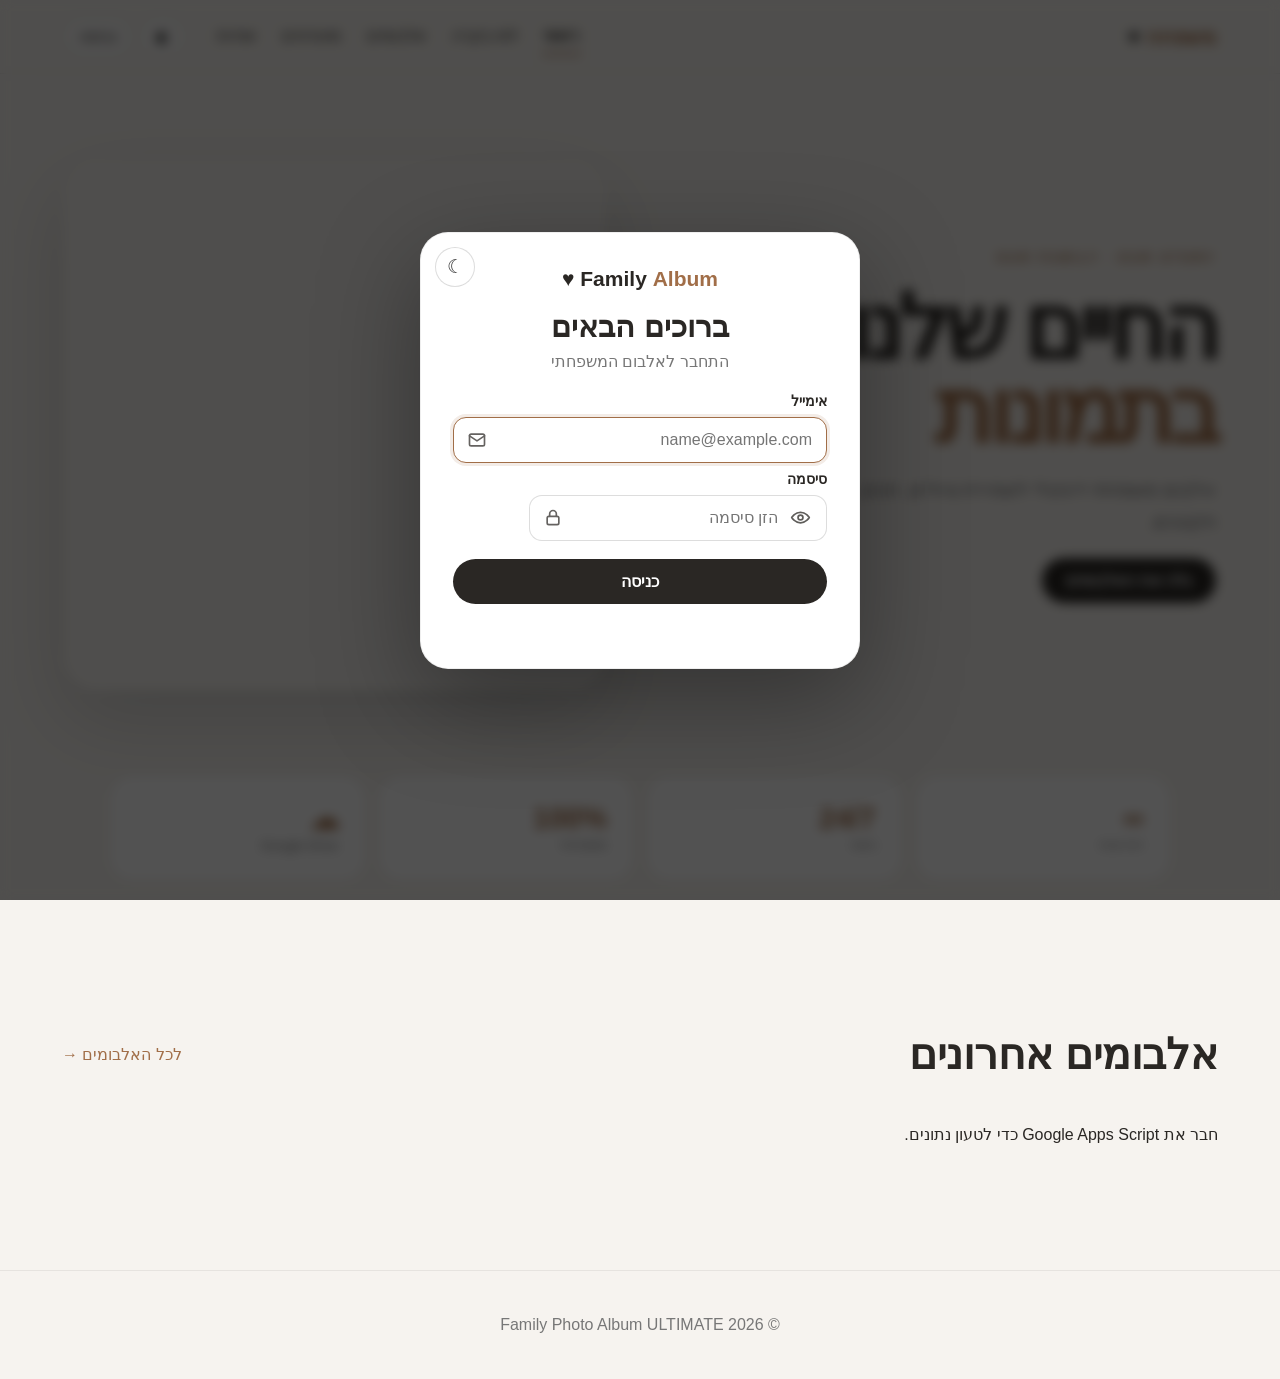
<file: trash.html>
<!doctype html>
<html lang="he" dir="rtl">

<head>
    <meta charset="utf-8">
    <meta name="viewport" content="width=device-width,initial-scale=1">
    <title>סל מחזור</title>
    <link rel="stylesheet" href="css/main.css">
    <script src="js/config.js"></script>
    <script src="js/utils.js"></script>
    <script src="js/session-manager.js"></script>
    <script src="js/theme.js"></script>
    <script>
        (function() {
            const s = getSession();
            if (!s || !s.user || !s.token) {
                const ret = location.pathname.split('/').pop() + location.search;
                location.replace("index.html?autoLogin=1&return=" + encodeURIComponent(ret));
            }
        })();
    </script>
    <link rel="stylesheet" href="css/session-manager.css">
</head>

<body>
    <header class="top"><a class="brand" href="index.html"><b>משפחה</b> ♥</a>
        <nav id="nav"></nav>
        <div class="actions"><button onclick="toggleTheme()">◐</button><button class="pill" onclick="logout()">יציאה</button></div>
    </header>
    <main class="section">
        <div class="heading">
            <div><span class="eyebrow">ADMIN</span>
                <h1>🗑️ סל מחזור</h1>
                <p>תמונות שנמחקו נשמרות כאן עד לשחזור או למחיקה לצמיתות.</p>
            </div>
        </div>
        <div id="grid" class="gallery"></div>
    </main>
    <script src="js/api.js"></script>
    <script src="js/layout.js"></script>
    <script>
        const s = requireLogin('ADMIN');
        if (s) {
            mountLayout('trash');
            loadTrash()
        }
        async function loadTrash() {
            const r = await API.call('trash', {
                token: s.token
            }, 'GET');
            if (!r.ok) {
                grid.innerHTML = '<p>' + esc(r.message) + '</p>';
                return
            }
            const items = r.data || [];
            grid.innerHTML = items.map(p => `<figure class="photo-card"><div class="photo-wrap"><img src="${esc(p.imageUrl||'')}" loading="lazy" referrerpolicy="no-referrer" alt="${esc(p.photoTitle||p.fileName||'תמונה')}"></div><figcaption><strong>${esc(p.photoTitle||'ללא כותרת')}</strong>${p.photoDate?`<small>📅 ${esc(String(p.photoDate).match(/(?:19|20|21)\d{2}/)?.[0]||p.photoDate)}</small>`:''}<small>🗑️ נמחקה: ${esc(formatDate(p.deletedAt))}</small><div class="trash-actions"><button class="btn" onclick="restore('${esc(p.id)}')">↩ שחזור</button><button class="danger-btn" onclick="permanentDelete('${esc(p.id)}')">🗑️ מחיקה לצמיתות</button></div></figcaption></figure>`).join('') || '<p>סל המחזור ריק.</p>'
        }

        function formatDate(v) {
            if (!v) return '';
            const d = new Date(v);
            return isNaN(d) ? String(v) : d.toLocaleDateString('he-IL')
        }
        async function restore(id) {
            if (!confirm('לשחזר את התמונה לאלבום?')) return;
            const r = await API.call('restorePhoto', {
                token: s.token,
                id
            });
            toast(r.ok ? 'התמונה שוחזרה' : 'שגיאה: ' + r.message, 'info');
            if (r.ok) loadTrash()
        }
        async function permanentDelete(id) {
            if (!confirm('מחיקה לצמיתות לא ניתנת לביטול. להמשיך?')) return;
            const r = await API.call('permanentlyDeletePhoto', {
                token: s.token,
                id
            });
            toast(r.ok ? 'התמונה נמחקה לצמיתות' : 'שגיאה: ' + r.message, 'info');
            if (r.ok) loadTrash()
        }
    </script>
</body>

</html>
</file>
<file: css/main.css>
* {
    box-sizing: border-box
}

html {
    font-family: Segoe UI, Arial, sans-serif;
    background: #f6f3ef;
    color: #2a2724;
    scroll-behavior: smooth
}

body {
    margin: 0;
    min-height: 100vh
}

a {
    text-decoration: none;
    color: inherit
}

button,
input,
textarea,
select {
    font: inherit
}

button {
    cursor: pointer
}

.top {
    height: 74px;
    position: sticky;
    top: 0;
    z-index: 50;
    display: flex;
    align-items: center;
    gap: 30px;
    padding: 0 5%;
    background: #f6f3eff0;
    backdrop-filter: blur(16px);
    border-bottom: 1px solid #00000012
}

.brand {
    font-size: 21px;
    font-weight: 900;
    margin-left: auto
}

.brand b,
em,
.eyebrow,
.heading>a {
    color: #a16e48;
    font-style: normal
}

.top nav {
    display: flex;
    gap: 22px
}

.top nav a {
    padding: 8px 2px
}

.top nav a.active {
    font-weight: 800;
    border-bottom: 2px solid #a16e48
}

.actions {
    display: flex;
    align-items: center;
    gap: 9px
}

.actions button,
.pill {
    border: 1px solid #0002;
    background: #fff9;
    border-radius: 22px;
    padding: 8px 14px
}

.hero {
    max-width: 1200px;
    margin: auto;
    min-height: 78vh;
    padding: 70px 24px;
    display: grid;
    grid-template-columns: 1fr 1fr;
    gap: 70px;
    align-items: center
}

.eyebrow {
    font-size: 12px;
    font-weight: 900;
    letter-spacing: 3px
}

.hero h1,
.about-hero h1 {
    font-size: clamp(52px, 7vw, 94px);
    line-height: .94;
    letter-spacing: -5px;
    margin: 20px 0
}

.hero p {
    font-size: 19px;
    color: #777;
    max-width: 570px;
    line-height: 1.7
}

.btn {
    display: inline-block;
    border: 0;
    border-radius: 30px;
    background: #2a2724;
    color: white;
    padding: 13px 24px;
    font-weight: 800
}

.hero-image,
.about-image {
    border-radius: 34px;
    min-height: 530px;
    background: url('https://images.unsplash.com/photo-1511895426328-dc8714191300?auto=format&fit=crop&w=1200&q=85') center/cover;
    box-shadow: 0 30px 80px #0002
}

.stats {
    max-width: 1100px;
    margin: auto;
    padding: 0 20px 80px;
    display: grid;
    grid-template-columns: repeat(4, 1fr);
    gap: 14px
}

.stats div,
.metric,
.panel {
    background: #fff;
    border: 1px solid #0001;
    border-radius: 22px;
    padding: 25px
}

.stats strong {
    display: block;
    font-size: 29px;
    color: #a16e48
}

.stats small {
    color: #777
}

.section {
    max-width: 1200px;
    margin: auto;
    padding: 70px 22px
}

.heading {
    display: flex;
    align-items: center;
    justify-content: space-between;
    gap: 20px;
    margin-bottom: 30px
}

.heading h1,
.heading h2 {
    margin: 0;
    font-size: 42px
}

.heading p {
    color: #777
}

.search {
    min-width: 260px;
    padding: 13px 16px;
    border: 1px solid #0002;
    border-radius: 15px;
    background: #fff
}

.cards {
    display: grid;
    grid-template-columns: repeat(3, 1fr);
    gap: 20px
}

.card {
    background: #fff;
    border: 1px solid #0001;
    border-radius: 24px;
    overflow: hidden;
    box-shadow: 0 15px 40px #00000010;
    transition: .25s
}

.card:hover {
    transform: translateY(-5px)
}

.cover {
    height: 250px;
    background: center/cover url('https://images.unsplash.com/photo-1472162072942-cd5147eb3902?auto=format&fit=crop&w=1000&q=85')
}

.c1 {
    background-image: url('https://images.unsplash.com/photo-1500534623283-312aade485b7?auto=format&fit=crop&w=1000&q=85')
}

.c2 {
    background-image: url('https://images.unsplash.com/photo-1519167758481-83f550bb49b3?auto=format&fit=crop&w=1000&q=85')
}

.c3 {
    background-image: url('https://images.unsplash.com/photo-1519741497674-611481863552?auto=format&fit=crop&w=1000&q=85')
}

.card-body {
    padding: 17px 20px
}

.card-body h3 {
    margin: 0 0 7px
}

.card-body p {
    margin: 0;
    color: #777
}

.gallery {
    display: grid;
    grid-template-columns: repeat(4, 1fr);
    gap: 13px
}

.gallery figure {
    margin: 0
}

.gallery img {
    width: 100%;
    height: 230px;
    object-fit: cover;
    border-radius: 17px;
    cursor: pointer
}

.gallery figcaption {
    padding: 7px;
    color: #777
}

.viewer {
    display: none;
    position: fixed;
    inset: 0;
    background: #000e;
    z-index: 100;
    align-items: center;
    justify-content: center
}

.viewer.open {
    display: flex
}

.viewer img {
    max-width: 86%;
    max-height: 82%;
    border-radius: 14px
}

.viewer button {
    position: absolute;
    width: 55px;
    height: 55px;
    border: 0;
    border-radius: 50%;
    background: #fff2;
    color: #fff;
    font-size: 38px
}

.viewer #x {
    top: 20px;
    right: 25px
}

.viewer #r {
    right: 25px
}

.viewer #l {
    left: 25px
}

.viewer #caption {
    position: absolute;
    bottom: 25px;
    color: #fff
}

.about-hero {
    text-align: center;
    padding: 130px 20px 90px
}

.about-hero p {
    color: #777;
    font-size: 19px
}

.story {
    display: grid;
    grid-template-columns: 1fr 1fr;
    gap: 60px;
    align-items: center
}

.story p {
    line-height: 1.8;
    color: #666
}

.story blockquote {
    border-right: 4px solid #a16e48;
    padding: 15px 20px;
    background: #faf8f5;
    border-radius: 0 15px 15px 0;
    font-weight: 800
}

.auth-page {
    min-height: 100vh;
    display: grid;
    place-items: center;
    background: linear-gradient(135deg, #f6f3ef, #e9dfd4)
}

.auth-card {
    width: min(430px, 92vw);
    padding: 38px;
    background: #fff;
    border-radius: 28px;
    box-shadow: 0 30px 90px #0002;
    text-align: center
}

.auth-card form {
    display: grid;
    gap: 13px;
    margin: 25px 0
}

.auth-card input,
.panel input,
.panel textarea,
.panel select {
    width: 100%;
    padding: 13px;
    border: 1px solid #0002;
    border-radius: 13px;
    background: #fff
}

.dashboard-grid {
    display: grid;
    grid-template-columns: repeat(3, 1fr);
    gap: 18px;
    margin-bottom: 30px
}

.metric span {
    font-size: 28px
}

.metric strong {
    display: block;
    font-size: 36px;
    margin: 5px 0
}

.metric small {
    color: #777
}

.panel {
    margin-top: 25px
}

.admin-grid {
    display: grid;
    grid-template-columns: repeat(2, 1fr);
    gap: 20px
}

.panel {
    display: flex;
    flex-direction: column;
    gap: 12px
}

.thumbs {
    display: grid;
    grid-template-columns: repeat(6, 1fr);
    gap: 7px
}

.thumbs img {
    width: 100%;
    height: 70px;
    object-fit: cover;
    border-radius: 8px
}

.manage-row {
    display: flex;
    gap: 8px;
    align-items: center;
    padding: 10px 0;
    border-bottom: 1px solid #0001
}

.manage-row b {
    margin-left: auto
}

.manage-row button {
    border: 1px solid #0002;
    background: #fff;
    border-radius: 10px;
    padding: 7px 10px
}

.toast {
    position: fixed;
    bottom: 20px;
    left: 20px;
    background: #222;
    color: #fff;
    padding: 12px 18px;
    border-radius: 12px;
    display: none;
    z-index: 200
}

.toast.show {
    display: block
}

footer {
    text-align: center;
    padding: 45px;
    color: #777;
    border-top: 1px solid #0001;
    margin-top: 40px
}

.dark {
    background: #171514;
    color: #f3eee9
}

.dark .top {
    background: #171514ee
}

.dark .card,
.dark .stats div,
.dark .metric,
.dark .panel,
.dark .auth-card {
    background: #24211f;
    border-color: #fff1
}

.dark input,
.dark textarea,
.dark select,
.dark .search,
.dark .manage-row button {
    background: #24211f;
    color: #fff
}

.dark .auth-page {
    background: #171514
}

@media(max-width:850px) {
    .top nav {
        display: none
    }

    .hero,
    .story {
        grid-template-columns: 1fr
    }

    .hero-image,
    .about-image {
        min-height: 360px
    }

    .cards {
        grid-template-columns: 1fr 1fr
    }

    .gallery {
        grid-template-columns: 1fr 1fr
    }

    .stats {
        grid-template-columns: 1fr 1fr
    }

    .admin-grid {
        grid-template-columns: 1fr
    }
}

@media(max-width:560px) {

    .cards,
    .gallery {
        grid-template-columns: 1fr
    }

    .dashboard-grid {
        grid-template-columns: 1fr
    }

    .heading {
        align-items: flex-start;
        flex-direction: column
    }

    .heading h1,
    .heading h2 {
        font-size: 34px
    }

    .search {
        width: 100%
    }

    .hero h1,
    .about-hero h1 {
        letter-spacing: -2px
    }

    .top {
        padding: 0 18px
    }
}

.photo-wrap {
    position: relative;
    overflow: hidden;
    border-radius: 16px
}

.photo-wrap img {
    display: block;
    width: 100%
}

.favorite-btn {
    position: absolute;
    top: 10px;
    right: 10px;
    width: 42px;
    height: 42px;
    border: 0;
    border-radius: 50%;
    background: rgba(255, 255, 255, .9);
    font-size: 25px;
    cursor: pointer;
    box-shadow: 0 4px 14px rgba(0, 0, 0, .18)
}

.favorite-btn.active {
    background: #fff
}

.photo-card figcaption {
    display: flex;
    flex-direction: column;
    gap: 4px;
    padding-top: 8px
}

.photo-card figcaption small {
    opacity: .7
}

.panel input,
.panel select {
    display: block;
    width: 100%;
    margin: 8px 0;
    box-sizing: border-box
}

.viewer #caption {
    display: flex;
    flex-direction: column;
    gap: 5px
}

.hint {
    opacity: .7;
    font-size: .9rem
}

.photo-meta-row {
    display: grid;
    grid-template-columns: 1.2fr 1fr .7fr 1.2fr;
    gap: 8px;
    align-items: center;
    margin: 8px 0;
    padding: 10px;
    border: 1px solid rgba(127, 127, 127, .2);
    border-radius: 12px
}

.photo-meta-row input {
    margin: 0 !important
}

.meta-file {
    overflow: hidden;
    text-overflow: ellipsis;
    white-space: nowrap
}

@media(max-width:800px) {
    .photo-meta-row {
        grid-template-columns: 1fr
    }

    .meta-file {
        white-space: normal
    }
}


/* V3.1 responsive navigation */
.menu-toggle {
    display: none;
    border: 1px solid #0002;
    background: #fff9;
    border-radius: 12px;
    width: 44px;
    height: 42px;
    font-size: 24px;
    line-height: 1;
    align-items: center;
    justify-content: center;
    flex: 0 0 auto
}

.menu-toggle.open {
    font-size: 30px
}

@media(max-width:850px) {
    .top {
        position: sticky;
        top: 0;
        z-index: 500;
        min-height: 66px;
        height: auto;
        gap: 12px;
        padding: 10px 18px;
        flex-wrap: nowrap
    }

    .menu-toggle {
        display: inline-flex;
        order: 0
    }

    .brand {
        order: 1;
        margin-left: 0;
        margin-right: auto;
        white-space: nowrap
    }

    .actions {
        order: 2
    }

    .top nav {
        display: none;
        position: absolute;
        top: 100%;
        right: 12px;
        left: 12px;
        z-index: 600;
        flex-direction: column;
        gap: 0;
        padding: 8px;
        background: #fff;
        border: 1px solid #0002;
        border-radius: 16px;
        box-shadow: 0 18px 45px #0003
    }

    .top nav.mobile-open {
        display: flex
    }

    .top nav a {
        padding: 13px 16px;
        border-bottom: 1px solid #0001
    }

    .top nav a:last-child {
        border-bottom: 0
    }

    .top nav a.active {
        border-bottom: 1px solid #0001;
        background: #f6f3ef;
        font-weight: 800
    }

    .dark .top nav {
        background: #24211f;
        border-color: #fff2
    }

    .dark .top nav a {
        border-color: #fff1
    }

    .dark .top nav a.active {
        background: #302b28
    }
}

/* Favorite button must not trigger the image viewer */
.favorite-btn {
    z-index: 3;
    touch-action: manipulation
}

.photo-wrap img {
    position: relative;
    z-index: 1
}

.photo-tools {
    display: flex;
    gap: 10px;
    align-items: center;
    flex-wrap: wrap;
    margin: 18px 0 24px;
    padding: 14px;
    border: 1px solid var(--line, #ddd);
    border-radius: 16px;
    background: var(--card, #fff)
}

.photo-tools input,
.photo-tools select {
    min-height: 42px;
    padding: 0 12px;
    border: 1px solid var(--line, #ddd);
    border-radius: 10px;
    background: inherit;
    color: inherit
}

.photo-tools input[type=search] {
    min-width: 220px
}

.photo-tools input[type=number] {
    width: 120px
}

.photo-tools .hint {
    margin-inline-start: auto
}

@media(max-width:600px) {
    .photo-tools {
        align-items: stretch
    }

    .photo-tools input,
    .photo-tools select,
    .photo-tools button {
        width: 100%
    }

    .photo-tools .hint {
        margin-inline-start: 0;
        text-align: center
    }
}

.perm-check {
    display: flex;
    align-items: center;
    gap: 10px;
    padding: 10px 12px;
    border: 1px solid #0001;
    border-radius: 12px;
    background: #fafafa
}

.perm-check input {
    width: auto !important;
    margin: 0 !important
}

.dark .perm-check {
    background: #302b28;
    border-color: #fff1
}

.delete-photo-btn {
    position: absolute;
    top: 10px;
    left: 10px;
    width: 42px;
    height: 42px;
    border: 0;
    border-radius: 50%;
    background: rgba(255, 255, 255, .92);
    font-size: 18px;
    cursor: pointer;
    box-shadow: 0 4px 14px rgba(0, 0, 0, .18);
    z-index: 3
}

.delete-photo-btn:hover {
    transform: scale(1.05)
}

.trash-actions {
    display: flex;
    gap: 8px;
    flex-wrap: wrap;
    margin-top: 8px
}

.danger-btn {
    border: 0;
    border-radius: 30px;
    background: #8b2d2d;
    color: #fff;
    padding: 10px 15px;
    font-weight: 800;
    cursor: pointer
}

.trash-actions .btn {
    padding: 10px 15px
}

/* V3.5.1 — Dark mode search/filter controls */
.photo-tools {
    --tools-bg: #fff;
    --tools-line: #d8d2cc;
    --tools-text: #2a2724;
    --tools-placeholder: #777;
    --tools-focus: #a16e48;
    background: var(--tools-bg);
    border-color: var(--tools-line);
    color: var(--tools-text)
}

.photo-tools input,
.photo-tools select {
    background: var(--tools-bg) !important;
    color: var(--tools-text) !important;
    border-color: var(--tools-line) !important;
    outline: none;
    appearance: auto
}

.photo-tools input::placeholder {
    color: var(--tools-placeholder);
    opacity: 1
}

.photo-tools input:focus,
.photo-tools select:focus {
    border-color: var(--tools-focus) !important;
    box-shadow: 0 0 0 3px rgba(161, 110, 72, .16)
}

.photo-tools select option {
    background: var(--tools-bg);
    color: var(--tools-text)
}

.photo-tools .pill {
    background: var(--tools-bg);
    color: var(--tools-text);
    border-color: var(--tools-line)
}

.dark .photo-tools {
    --tools-bg: #24211f;
    --tools-line: #514a45;
    --tools-text: #f3eee9;
    --tools-placeholder: #aaa19a;
    --tools-focus: #c7956d
}

.dark .photo-tools input,
.dark .photo-tools select {
    background: #24211f !important;
    color: #f3eee9 !important;
    border-color: #514a45 !important;
    color-scheme: dark
}

.dark .photo-tools input::placeholder {
    color: #aaa19a !important
}

.dark .photo-tools select option {
    background: #24211f;
    color: #f3eee9
}

.dark .photo-tools .pill {
    background: #24211f;
    color: #f3eee9;
    border-color: #514a45
}

.load-error {
    padding: 30px;
    border: 1px solid #c99;
    border-radius: 18px;
    background: #fff5;
    text-align: center
}

.load-error strong {
    font-size: 20px
}

.load-error p {
    color: #b33;
    margin: 10px 0 18px
}

.dark .load-error {
    background: #24211f;
    border-color: #a66
}


/* V3.5.3 — Home Login Modal */
.login-open {
    cursor: pointer;
    color: inherit
}

body.modal-open {
    overflow: hidden
}

.login-modal {
    display: none;
    position: fixed;
    inset: 0;
    z-index: 2000;
    align-items: center;
    justify-content: center;
    padding: 20px
}

.login-modal.open {
    display: flex
}

.login-backdrop {
    position: absolute;
    inset: 0;
    background: rgba(0, 0, 0, .68);
    backdrop-filter: blur(6px)
}

.login-modal-card {
    position: relative;
    z-index: 1;
    width: min(440px, 100%);
    padding: 34px 32px 28px;
    background: #fff;
    border: 1px solid #0001;
    border-radius: 28px;
    box-shadow: 0 30px 100px rgba(0, 0, 0, .35);
    text-align: right;
    animation: loginModalIn .2s ease-out
}

.login-modal-brand {
    text-align: center;
    font-size: 21px;
    font-weight: 900;
    margin-bottom: 18px
}

.login-modal-brand b {
    color: #a16e48
}

.login-modal-card h2 {
    text-align: center;
    font-size: 30px;
    margin: 5px 0 8px
}

.login-modal-card>p {
    text-align: center;
    color: #777;
    margin: 0 0 22px
}

.login-modal-card form {
    display: grid;
    gap: 8px
}

.login-modal-card label {
    font-size: 14px;
    font-weight: 700
}

.login-modal-card input {
    width: 100%;
    padding: 13px 14px;
    border: 1px solid #0002;
    border-radius: 13px;
    background: #fff;
    color: inherit;
    outline: none
}

.login-modal-card input:focus {
    border-color: #a16e48;
    box-shadow: 0 0 0 3px rgba(161, 110, 72, .13)
}

.password-field {
    position: relative;
    display: flex;
    align-items: center
}

.password-field input {
    padding-left: 68px
}

.password-toggle {
    position: absolute;
    left: 7px;
    top: 50%;
    transform: translateY(-50%);
    border: 0;
    background: transparent;
    color: #a16e48;
    font-weight: 800;
    padding: 7px 8px;
    border-radius: 8px
}

.password-toggle:hover {
    background: #a16e4812
}

.login-submit {
    width: 100%;
    margin-top: 10px
}

.login-submit:disabled {
    opacity: .6;
    cursor: wait
}

.login-close {
    position: absolute;
    top: 12px;
    right: 14px;
    width: 40px;
    height: 40px;
    border: 0;
    border-radius: 50%;
    background: transparent;
    font-size: 30px;
    line-height: 1;
    color: #777
}

.login-close:hover {
    background: #0000000a;
    color: inherit
}

.login-theme-toggle {
    position: absolute;
    top: 14px;
    left: 14px;
    width: 40px;
    height: 40px;
    border: 1px solid #0002;
    border-radius: 50%;
    background: #fff;
    color: #333;
    display: flex;
    align-items: center;
    justify-content: center;
    font-size: 19px;
    cursor: pointer;
    z-index: 2;
    transition: .18s
}

.login-theme-toggle:hover {
    transform: scale(1.04);
    background: #f5f5f5
}

.dark .login-theme-toggle {
    background: #171514;
    color: #f3eee9;
    border-color: #fff2
}

.dark .login-theme-toggle:hover {
    background: #302b28
}

.login-message {
    min-height: 24px;
    text-align: center;
    margin-top: 12px;
    font-weight: 700
}

.login-message.error {
    color: #b42318
}

.login-message.success {
    color: #16834b
}

.modal-full-login {
    display: block;
    text-align: center;
    margin-top: 12px;
    font-size: 13px;
    color: #a16e48
}

@keyframes loginModalIn {
    from {
        opacity: 0;
        transform: translateY(10px) scale(.98)
    }

    to {
        opacity: 1;
        transform: none
    }
}

.dark .login-modal-card {
    background: #24211f;
    border-color: #fff1;
    color: #f3eee9
}

.dark .login-modal-card input {
    background: #171514;
    color: #fff;
    border-color: #fff2
}

.dark .login-close {
    color: #aaa
}

.dark .password-toggle {
    color: #d29a6d
}

.dark .modal-full-login {
    color: #d29a6d
}

.dark .login-open {
    background: #24211f;
    color: #f3eee9;
    border-color: #fff2
}

@media(max-width:560px) {
    .login-modal {
        padding: 12px
    }

    .login-modal-card {
        padding: 30px 20px 22px;
        border-radius: 22px
    }
}


/* Dashboard direct navigation */
.metric-link {
    display: block;
    color: inherit;
    text-decoration: none;
    cursor: pointer;
    transition: transform .18s ease, box-shadow .18s ease
}

.metric-link:hover {
    transform: translateY(-3px);
    box-shadow: 0 12px 30px rgba(0, 0, 0, .10)
}

.metric-action {
    display: block;
    margin-top: 12px;
    font-size: .9rem;
    opacity: .8
}

.dashboard-actions {
    display: grid;
    grid-template-columns: repeat(3, 1fr);
    gap: 14px;
    margin: 0 0 30px
}

.dashboard-action {
    display: flex;
    align-items: center;
    gap: 12px;
    padding: 16px 18px;
    border: 1px solid #0002;
    border-radius: 16px;
    background: var(--card, #fff);
    color: inherit;
    text-decoration: none;
    box-shadow: 0 5px 18px rgba(0, 0, 0, .05);
    transition: transform .18s ease, box-shadow .18s ease
}

.dashboard-action:hover {
    transform: translateY(-2px);
    box-shadow: 0 10px 25px rgba(0, 0, 0, .09)
}

.dashboard-action>span {
    font-size: 28px
}

.dashboard-action div {
    display: flex;
    flex-direction: column;
    gap: 3px;
    flex: 1
}

.dashboard-action small {
    opacity: .7
}

.panel-heading-row {
    display: flex;
    align-items: center;
    justify-content: space-between;
    gap: 15px
}

.dashboard-album-card {
    cursor: pointer
}

.dark .dashboard-action {
    background: #24211f;
    border-color: #fff1
}

@media(max-width:850px) {
    .dashboard-actions {
        grid-template-columns: 1fr
    }

    .panel-heading-row {
        align-items: flex-start;
        flex-direction: column
    }
}
</file>
<file: css/session-manager.css>
* {
    box-sizing: border-box
}

html {
    font-family: Segoe UI, Arial, sans-serif;
    background: #f6f3ef;
    color: #2a2724;
    scroll-behavior: smooth
}

body {
    margin: 0;
    min-height: 100vh
}

a {
    text-decoration: none;
    color: inherit
}

button,
input,
textarea,
select {
    font: inherit
}

button {
    cursor: pointer
}

.top {
    height: 74px;
    position: sticky;
    top: 0;
    z-index: 50;
    display: flex;
    align-items: center;
    gap: 30px;
    padding: 0 5%;
    background: #f6f3eff0;
    backdrop-filter: blur(16px);
    border-bottom: 1px solid #00000012
}

.brand {
    font-size: 21px;
    font-weight: 900;
    margin-left: auto
}

.brand b,
em,
.eyebrow,
.heading>a {
    color: #a16e48;
    font-style: normal
}

.top nav {
    display: flex;
    gap: 22px
}

.top nav a {
    padding: 8px 2px
}

.top nav a.active {
    font-weight: 800;
    border-bottom: 2px solid #a16e48
}

.actions {
    display: flex;
    align-items: center;
    gap: 9px
}

.actions button,
.pill {
    border: 1px solid #0002;
    background: #fff9;
    border-radius: 22px;
    padding: 8px 14px
}

.hero {
    max-width: 1200px;
    margin: auto;
    min-height: 78vh;
    padding: 70px 24px;
    display: grid;
    grid-template-columns: 1fr 1fr;
    gap: 70px;
    align-items: center
}

.eyebrow {
    font-size: 12px;
    font-weight: 900;
    letter-spacing: 3px
}

.hero h1,
.about-hero h1 {
    font-size: clamp(52px, 7vw, 94px);
    line-height: .94;
    letter-spacing: -5px;
    margin: 20px 0
}

.hero p {
    font-size: 19px;
    color: #777;
    max-width: 570px;
    line-height: 1.7
}

.btn {
    display: inline-block;
    border: 0;
    border-radius: 30px;
    background: #2a2724;
    color: white;
    padding: 13px 24px;
    font-weight: 800
}

.hero-image,
.about-image {
    border-radius: 34px;
    min-height: 530px;
    background: url('https://images.unsplash.com/photo-1511895426328-dc8714191300?auto=format&fit=crop&w=1200&q=85') center/cover;
    box-shadow: 0 30px 80px #0002
}

.stats {
    max-width: 1100px;
    margin: auto;
    padding: 0 20px 80px;
    display: grid;
    grid-template-columns: repeat(4, 1fr);
    gap: 14px
}

.stats div,
.metric,
.panel {
    background: #fff;
    border: 1px solid #0001;
    border-radius: 22px;
    padding: 25px
}

.stats strong {
    display: block;
    font-size: 29px;
    color: #a16e48
}

.stats small {
    color: #777
}

.section {
    max-width: 1200px;
    margin: auto;
    padding: 70px 22px
}

.heading {
    display: flex;
    align-items: center;
    justify-content: space-between;
    gap: 20px;
    margin-bottom: 30px
}

.heading h1,
.heading h2 {
    margin: 0;
    font-size: 42px
}

.heading p {
    color: #777
}

.search {
    min-width: 260px;
    padding: 13px 16px;
    border: 1px solid #0002;
    border-radius: 15px;
    background: #fff
}

.cards {
    display: grid;
    grid-template-columns: repeat(3, 1fr);
    gap: 20px
}

.card {
    background: #fff;
    border: 1px solid #0001;
    border-radius: 24px;
    overflow: hidden;
    box-shadow: 0 15px 40px #00000010;
    transition: .25s
}

.card:hover {
    transform: translateY(-5px)
}

.cover {
    height: 250px;
    background: center/cover url('https://images.unsplash.com/photo-1472162072942-cd5147eb3902?auto=format&fit=crop&w=1000&q=85')
}

.c1 {
    background-image: url('https://images.unsplash.com/photo-1500534623283-312aade485b7?auto=format&fit=crop&w=1000&q=85')
}

.c2 {
    background-image: url('https://images.unsplash.com/photo-1519167758481-83f550bb49b3?auto=format&fit=crop&w=1000&q=85')
}

.c3 {
    background-image: url('https://images.unsplash.com/photo-1519741497674-611481863552?auto=format&fit=crop&w=1000&q=85')
}

.card-body {
    padding: 17px 20px
}

.card-body h3 {
    margin: 0 0 7px
}

.card-body p {
    margin: 0;
    color: #777
}

.gallery {
    display: grid;
    grid-template-columns: repeat(4, 1fr);
    gap: 13px
}

.gallery figure {
    margin: 0
}

.gallery img {
    width: 100%;
    height: 230px;
    object-fit: cover;
    border-radius: 17px;
    cursor: pointer
}

.gallery figcaption {
    padding: 7px;
    color: #777
}

.viewer {
    display: none;
    position: fixed;
    inset: 0;
    background: #000e;
    z-index: 100;
    align-items: center;
    justify-content: center
}

.viewer.open {
    display: flex
}

.viewer img {
    max-width: 86%;
    max-height: 82%;
    border-radius: 14px
}

.viewer button {
    position: absolute;
    width: 55px;
    height: 55px;
    border: 0;
    border-radius: 50%;
    background: #fff2;
    color: #fff;
    font-size: 38px
}

.viewer #x {
    top: 20px;
    right: 25px
}

.viewer #r {
    right: 25px
}

.viewer #l {
    left: 25px
}

.viewer #caption {
    position: absolute;
    bottom: 25px;
    color: #fff
}

.about-hero {
    text-align: center;
    padding: 130px 20px 90px
}

.about-hero p {
    color: #777;
    font-size: 19px
}

.story {
    display: grid;
    grid-template-columns: 1fr 1fr;
    gap: 60px;
    align-items: center
}

.story p {
    line-height: 1.8;
    color: #666
}

.story blockquote {
    border-right: 4px solid #a16e48;
    padding: 15px 20px;
    background: #faf8f5;
    border-radius: 0 15px 15px 0;
    font-weight: 800
}

.auth-page {
    min-height: 100vh;
    display: grid;
    place-items: center;
    background: linear-gradient(135deg, #f6f3ef, #e9dfd4)
}

.auth-card {
    width: min(430px, 92vw);
    padding: 38px;
    background: #fff;
    border-radius: 28px;
    box-shadow: 0 30px 90px #0002;
    text-align: center
}

.auth-card form {
    display: grid;
    gap: 13px;
    margin: 25px 0
}

.auth-card input,
.panel input,
.panel textarea,
.panel select {
    width: 100%;
    padding: 13px;
    border: 1px solid #0002;
    border-radius: 13px;
    background: #fff
}

.dashboard-grid {
    display: grid;
    grid-template-columns: repeat(3, 1fr);
    gap: 18px;
    margin-bottom: 30px
}

.metric span {
    font-size: 28px
}

.metric strong {
    display: block;
    font-size: 36px;
    margin: 5px 0
}

.metric small {
    color: #777
}

.panel {
    margin-top: 25px
}

.admin-grid {
    display: grid;
    grid-template-columns: repeat(2, 1fr);
    gap: 20px
}

.panel {
    display: flex;
    flex-direction: column;
    gap: 12px
}

.thumbs {
    display: grid;
    grid-template-columns: repeat(6, 1fr);
    gap: 7px
}

.thumbs img {
    width: 100%;
    height: 70px;
    object-fit: cover;
    border-radius: 8px
}

.manage-row {
    display: flex;
    gap: 8px;
    align-items: center;
    padding: 10px 0;
    border-bottom: 1px solid #0001
}

.manage-row b {
    margin-left: auto
}

.manage-row button {
    border: 1px solid #0002;
    background: #fff;
    border-radius: 10px;
    padding: 7px 10px
}

.toast {
    position: fixed;
    bottom: 20px;
    left: 20px;
    background: #222;
    color: #fff;
    padding: 12px 18px;
    border-radius: 12px;
    display: none;
    z-index: 200
}

.toast.show {
    display: block
}

footer {
    text-align: center;
    padding: 45px;
    color: #777;
    border-top: 1px solid #0001;
    margin-top: 40px
}

.dark {
    background: #171514;
    color: #f3eee9
}

.dark .top {
    background: #171514ee
}

.dark .card,
.dark .stats div,
.dark .metric,
.dark .panel,
.dark .auth-card {
    background: #24211f;
    border-color: #fff1
}

.dark input,
.dark textarea,
.dark select,
.dark .search,
.dark .manage-row button {
    background: #24211f;
    color: #fff
}

.dark .auth-page {
    background: #171514
}

@media(max-width:850px) {
    .top nav {
        display: none
    }

    .hero,
    .story {
        grid-template-columns: 1fr
    }

    .hero-image,
    .about-image {
        min-height: 360px
    }

    .cards {
        grid-template-columns: 1fr 1fr
    }

    .gallery {
        grid-template-columns: 1fr 1fr
    }

    .stats {
        grid-template-columns: 1fr 1fr
    }

    .admin-grid {
        grid-template-columns: 1fr
    }
}

@media(max-width:560px) {

    .cards,
    .gallery {
        grid-template-columns: 1fr
    }

    .dashboard-grid {
        grid-template-columns: 1fr
    }

    .heading {
        align-items: flex-start;
        flex-direction: column
    }

    .heading h1,
    .heading h2 {
        font-size: 34px
    }

    .search {
        width: 100%
    }

    .hero h1,
    .about-hero h1 {
        letter-spacing: -2px
    }

    .top {
        padding: 0 18px
    }
}

.photo-wrap {
    position: relative;
    overflow: hidden;
    border-radius: 16px
}

.photo-wrap img {
    display: block;
    width: 100%
}

.favorite-btn {
    position: absolute;
    top: 10px;
    right: 10px;
    width: 42px;
    height: 42px;
    border: 0;
    border-radius: 50%;
    background: rgba(255, 255, 255, .9);
    font-size: 25px;
    cursor: pointer;
    box-shadow: 0 4px 14px rgba(0, 0, 0, .18)
}

.favorite-btn.active {
    background: #fff
}

.photo-card figcaption {
    display: flex;
    flex-direction: column;
    gap: 4px;
    padding-top: 8px
}

.photo-card figcaption small {
    opacity: .7
}

.panel input,
.panel select {
    display: block;
    width: 100%;
    margin: 8px 0;
    box-sizing: border-box
}

.viewer #caption {
    display: flex;
    flex-direction: column;
    gap: 5px
}

.hint {
    opacity: .7;
    font-size: .9rem
}

.photo-meta-row {
    display: grid;
    grid-template-columns: 1.2fr 1fr .7fr 1.2fr;
    gap: 8px;
    align-items: center;
    margin: 8px 0;
    padding: 10px;
    border: 1px solid rgba(127, 127, 127, .2);
    border-radius: 12px
}

.photo-meta-row input {
    margin: 0 !important
}

.meta-file {
    overflow: hidden;
    text-overflow: ellipsis;
    white-space: nowrap
}

@media(max-width:800px) {
    .photo-meta-row {
        grid-template-columns: 1fr
    }

    .meta-file {
        white-space: normal
    }
}


/* V3.1 responsive navigation */
.menu-toggle {
    display: none;
    border: 1px solid #0002;
    background: #fff9;
    border-radius: 12px;
    width: 44px;
    height: 42px;
    font-size: 24px;
    line-height: 1;
    align-items: center;
    justify-content: center;
    flex: 0 0 auto
}

.menu-toggle.open {
    font-size: 30px
}

@media(max-width:850px) {
    .top {
        position: sticky;
        top: 0;
        z-index: 500;
        min-height: 66px;
        height: auto;
        gap: 12px;
        padding: 10px 18px;
        flex-wrap: nowrap
    }

    .menu-toggle {
        display: inline-flex;
        order: 0
    }

    .brand {
        order: 1;
        margin-left: 0;
        margin-right: auto;
        white-space: nowrap
    }

    .actions {
        order: 2
    }

    .top nav {
        display: none;
        position: absolute;
        top: 100%;
        right: 12px;
        left: 12px;
        z-index: 600;
        flex-direction: column;
        gap: 0;
        padding: 8px;
        background: #fff;
        border: 1px solid #0002;
        border-radius: 16px;
        box-shadow: 0 18px 45px #0003
    }

    .top nav.mobile-open {
        display: flex
    }

    .top nav a {
        padding: 13px 16px;
        border-bottom: 1px solid #0001
    }

    .top nav a:last-child {
        border-bottom: 0
    }

    .top nav a.active {
        border-bottom: 1px solid #0001;
        background: #f6f3ef;
        font-weight: 800
    }

    .dark .top nav {
        background: #24211f;
        border-color: #fff2
    }

    .dark .top nav a {
        border-color: #fff1
    }

    .dark .top nav a.active {
        background: #302b28
    }
}

/* Favorite button must not trigger the image viewer */
.favorite-btn {
    z-index: 3;
    touch-action: manipulation
}

.photo-wrap img {
    position: relative;
    z-index: 1
}

.photo-tools {
    display: flex;
    gap: 10px;
    align-items: center;
    flex-wrap: wrap;
    margin: 18px 0 24px;
    padding: 14px;
    border: 1px solid var(--line, #ddd);
    border-radius: 16px;
    background: var(--card, #fff)
}

.photo-tools input,
.photo-tools select {
    min-height: 42px;
    padding: 0 12px;
    border: 1px solid var(--line, #ddd);
    border-radius: 10px;
    background: inherit;
    color: inherit
}

.photo-tools input[type=search] {
    min-width: 220px
}

.photo-tools input[type=number] {
    width: 120px
}

.photo-tools .hint {
    margin-inline-start: auto
}

@media(max-width:600px) {
    .photo-tools {
        align-items: stretch
    }

    .photo-tools input,
    .photo-tools select,
    .photo-tools button {
        width: 100%
    }

    .photo-tools .hint {
        margin-inline-start: 0;
        text-align: center
    }
}

.perm-check {
    display: flex;
    align-items: center;
    gap: 10px;
    padding: 10px 12px;
    border: 1px solid #0001;
    border-radius: 12px;
    background: #fafafa
}

.perm-check input {
    width: auto !important;
    margin: 0 !important
}

.dark .perm-check {
    background: #302b28;
    border-color: #fff1
}

.delete-photo-btn {
    position: absolute;
    top: 10px;
    left: 10px;
    width: 42px;
    height: 42px;
    border: 0;
    border-radius: 50%;
    background: rgba(255, 255, 255, .92);
    font-size: 18px;
    cursor: pointer;
    box-shadow: 0 4px 14px rgba(0, 0, 0, .18);
    z-index: 3
}

.delete-photo-btn:hover {
    transform: scale(1.05)
}

.trash-actions {
    display: flex;
    gap: 8px;
    flex-wrap: wrap;
    margin-top: 8px
}

.danger-btn {
    border: 0;
    border-radius: 30px;
    background: #8b2d2d;
    color: #fff;
    padding: 10px 15px;
    font-weight: 800;
    cursor: pointer
}

.trash-actions .btn {
    padding: 10px 15px
}

/* V3.5.1 — Dark mode search/filter controls */
.photo-tools {
    --tools-bg: #fff;
    --tools-line: #d8d2cc;
    --tools-text: #2a2724;
    --tools-placeholder: #777;
    --tools-focus: #a16e48;
    background: var(--tools-bg);
    border-color: var(--tools-line);
    color: var(--tools-text)
}

.photo-tools input,
.photo-tools select {
    background: var(--tools-bg) !important;
    color: var(--tools-text) !important;
    border-color: var(--tools-line) !important;
    outline: none;
    appearance: auto
}

.photo-tools input::placeholder {
    color: var(--tools-placeholder);
    opacity: 1
}

.photo-tools input:focus,
.photo-tools select:focus {
    border-color: var(--tools-focus) !important;
    box-shadow: 0 0 0 3px rgba(161, 110, 72, .16)
}

.photo-tools select option {
    background: var(--tools-bg);
    color: var(--tools-text)
}

.photo-tools .pill {
    background: var(--tools-bg);
    color: var(--tools-text);
    border-color: var(--tools-line)
}

.dark .photo-tools {
    --tools-bg: #24211f;
    --tools-line: #514a45;
    --tools-text: #f3eee9;
    --tools-placeholder: #aaa19a;
    --tools-focus: #c7956d
}

.dark .photo-tools input,
.dark .photo-tools select {
    background: #24211f !important;
    color: #f3eee9 !important;
    border-color: #514a45 !important;
    color-scheme: dark
}

.dark .photo-tools input::placeholder {
    color: #aaa19a !important
}

.dark .photo-tools select option {
    background: #24211f;
    color: #f3eee9
}

.dark .photo-tools .pill {
    background: #24211f;
    color: #f3eee9;
    border-color: #514a45
}

.load-error {
    padding: 30px;
    border: 1px solid #c99;
    border-radius: 18px;
    background: #fff5;
    text-align: center
}

.load-error strong {
    font-size: 20px
}

.load-error p {
    color: #b33;
    margin: 10px 0 18px
}

.dark .load-error {
    background: #24211f;
    border-color: #a66
}


/* V3.5.3 — Home Login Modal */
.login-open {
    cursor: pointer;
    color: inherit
}

body.modal-open {
    overflow: hidden
}

.login-modal {
    display: none;
    position: fixed;
    inset: 0;
    z-index: 2000;
    align-items: center;
    justify-content: center;
    padding: 20px
}

.login-modal.open {
    display: flex
}

.login-backdrop {
    position: absolute;
    inset: 0;
    background: rgba(0, 0, 0, .68);
    backdrop-filter: blur(6px)
}

.login-modal-card {
    position: relative;
    z-index: 1;
    width: min(440px, 100%);
    padding: 34px 32px 28px;
    background: #fff;
    border: 1px solid #0001;
    border-radius: 28px;
    box-shadow: 0 30px 100px rgba(0, 0, 0, .35);
    text-align: right;
    animation: loginModalIn .2s ease-out
}

.login-modal-brand {
    text-align: center;
    font-size: 21px;
    font-weight: 900;
    margin-bottom: 18px
}

.login-modal-brand b {
    color: #a16e48
}

.login-modal-card h2 {
    text-align: center;
    font-size: 30px;
    margin: 5px 0 8px
}

.login-modal-card>p {
    text-align: center;
    color: #777;
    margin: 0 0 22px
}

.login-modal-card form {
    display: grid;
    gap: 8px
}

.login-modal-card label {
    font-size: 14px;
    font-weight: 700
}

.login-modal-card input {
    width: 100%;
    padding: 13px 14px;
    border: 1px solid #0002;
    border-radius: 13px;
    background: #fff;
    color: inherit;
    outline: none
}

.login-modal-card input:focus {
    border-color: #a16e48;
    box-shadow: 0 0 0 3px rgba(161, 110, 72, .13)
}

.password-field {
    position: relative;
    display: flex;
    align-items: center
}

.password-field input {
    padding-left: 68px
}

.password-toggle {
    position: absolute;
    left: 7px;
    top: 50%;
    transform: translateY(-50%);
    border: 0;
    background: transparent;
    color: #a16e48;
    font-weight: 800;
    padding: 7px 8px;
    border-radius: 8px
}

.password-toggle:hover {
    background: #a16e4812
}

.login-submit {
    width: 100%;
    margin-top: 10px
}

.login-submit:disabled {
    opacity: .6;
    cursor: wait
}

.login-close {
    position: absolute;
    top: 12px;
    right: 14px;
    width: 40px;
    height: 40px;
    border: 0;
    border-radius: 50%;
    background: transparent;
    font-size: 30px;
    line-height: 1;
    color: #777
}

.login-close:hover {
    background: #0000000a;
    color: inherit
}

.login-message {
    min-height: 24px;
    text-align: center;
    margin-top: 12px;
    font-weight: 700
}

.login-message.error {
    color: #b42318
}

.login-message.success {
    color: #16834b
}

.modal-full-login {
    display: block;
    text-align: center;
    margin-top: 12px;
    font-size: 13px;
    color: #a16e48
}

@keyframes loginModalIn {
    from {
        opacity: 0;
        transform: translateY(10px) scale(.98)
    }

    to {
        opacity: 1;
        transform: none
    }
}

.dark .login-modal-card {
    background: #24211f;
    border-color: #fff1;
    color: #f3eee9
}

.dark .login-modal-card input {
    background: #171514;
    color: #fff;
    border-color: #fff2
}

.dark .login-close {
    color: #aaa
}

.dark .password-toggle {
    color: #d29a6d
}

.dark .modal-full-login {
    color: #d29a6d
}

.dark .login-open {
    background: #24211f;
    color: #f3eee9;
    border-color: #fff2
}

@media(max-width:560px) {
    .login-modal {
        padding: 12px
    }

    .login-modal-card {
        padding: 30px 20px 22px;
        border-radius: 22px
    }
}


/* Dashboard direct navigation */
.metric-link {
    display: block;
    color: inherit;
    text-decoration: none;
    cursor: pointer;
    transition: transform .18s ease, box-shadow .18s ease
}

.metric-link:hover {
    transform: translateY(-3px);
    box-shadow: 0 12px 30px rgba(0, 0, 0, .10)
}

.metric-action {
    display: block;
    margin-top: 12px;
    font-size: .9rem;
    opacity: .8
}

.dashboard-actions {
    display: grid;
    grid-template-columns: repeat(3, 1fr);
    gap: 14px;
    margin: 0 0 30px
}

.dashboard-action {
    display: flex;
    align-items: center;
    gap: 12px;
    padding: 16px 18px;
    border: 1px solid #0002;
    border-radius: 16px;
    background: var(--card, #fff);
    color: inherit;
    text-decoration: none;
    box-shadow: 0 5px 18px rgba(0, 0, 0, .05);
    transition: transform .18s ease, box-shadow .18s ease
}

.dashboard-action:hover {
    transform: translateY(-2px);
    box-shadow: 0 10px 25px rgba(0, 0, 0, .09)
}

.dashboard-action>span {
    font-size: 28px
}

.dashboard-action div {
    display: flex;
    flex-direction: column;
    gap: 3px;
    flex: 1
}

.dashboard-action small {
    opacity: .7
}

.panel-heading-row {
    display: flex;
    align-items: center;
    justify-content: space-between;
    gap: 15px
}

.dashboard-album-card {
    cursor: pointer
}

.dark .dashboard-action {
    background: #24211f;
    border-color: #fff1
}

@media(max-width:850px) {
    .dashboard-actions {
        grid-template-columns: 1fr
    }

    .panel-heading-row {
        align-items: flex-start;
        flex-direction: column
    }
}
</file>
